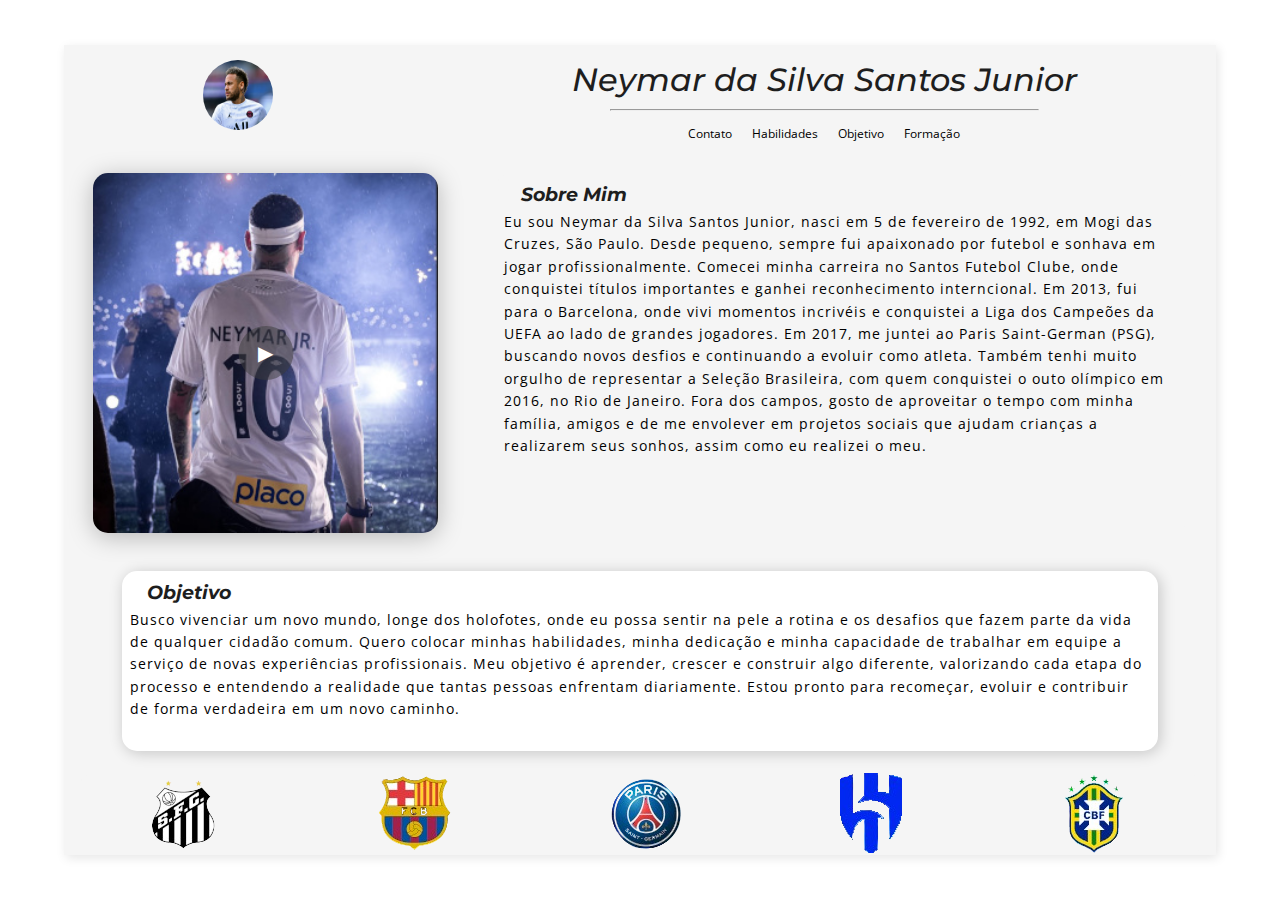
<file: index.html>
<!DOCTYPE html>
<html lang="pt-br"> <!-- Define o idioma da página como português do Brasil -->
<head>  <!-- Cabeçalho da página, contém metadados e links -->
    <meta charset="UTF-8">  <!-- Define a codificação de caracteres como UTF-8, permitindo acentos e caracteres especiais -->
    <meta name="viewport" content="width=device-width, initial-scale=1.0">  <!-- Faz o site ficar responsivo, ajustando para celulares e telas menores -->
    <link rel="preconnect" href="https://fonts.googleapis.com"> <!-- Otimiza a conexão com o Google Fonts, deixando o carregamento mais rápido -->
    <link rel="preconnect" href="https://fonts.gstatic.com" crossorigin>    <!-- Segunda conexão otimizada com o servidor de fontes -->
    <link href="https://fonts.googleapis.com/css2?family=Montserrat:ital,wght@0,100..900;1,100..900&display=swap" rel="stylesheet"> <!-- Importa a fonte Montserrat em todas as variações de peso (100 a 900) -->
    <link href="https://fonts.googleapis.com/css2?family=Montserrat:ital,wght@0,100..900;1,100..900&family=Open+Sans:ital,wght@0,300..800;1,300..800&display=swap" rel="stylesheet">     <!-- Importa as fontes Montserrat e Open Sans juntas com diferentes pesos -->
    <link rel="stylesheet" href="style.css">    <!-- Arquivo principal de estilo da página -->
    <link rel="stylesheet" href="video.css">    <!-- Arquivo específico para estilização do vídeo -->
    <link rel="icon" type="image/png" href="imagensLogo/icone-principal.png">  <!-- Adiciona o favicon -->  
    <title>Curriculo - Os MLK é liso</title>     <!-- Título da aba do navegador -->
</head>
<body>  <!-- Inicio do corpo da pagina-->
    <div class="principal"> <!-- Inicio da div 'principal', que contem toda a estrutura do site -->
        <header>    <!-- Início do cabeçalho -->
            <img src="imagensLogo/perfil.png" alt="PERFIL NEYMAR" class="perfil" >   <!-- Imagem de perfil do Neymar, com classe para estilização -->
            <nav class="pai">   <!-- Contêiner principal da navegação e título -->
                <h1>Neymar da Silva Santos Junior</h1>   <!-- Título principal da página -->
                <hr width="85%">     <!-- Linha horizontal decorativa com largura de 85% -->
                <nav>      <!-- Segunda área de navegação (menu) -->              
                    <ul>   <!-- Lista de itens do menu -->
                        <li><a href="#contato" class="navegacao">Contato</a></li>           <!-- Link que leva à seção "contato" -->
                        <li><a href="#habilidades" class="navegacao">Habilidades</a></li>   <!-- Link para a seção "habilidades" -->
                        <li><a href="#objetivo" class="navegacao">Objetivo</a></li>         <!-- Link para a seção "objetivo" -->
                        <li><a href="#formacao" class="navegacao">Formação</a></li>         <!-- Link para a seção "formacao" -->
                    </ul>   <!-- Fim da lista de navegação -->
                </nav>  <!-- Fim da navegação interna -->
            </nav>  <!-- Fim do contêiner principal -->
        </header>   <!-- Fim do cabeçalho -->
        <main>  <!-- Início do conteúdo principal da página -->
            <div class="esquerda">  <!-- Inicio do contêiner da parte esquerda -->
                <img src="imagem-video.jpg" class="img" id="img">   <!-- Imagem exibida antes do vídeo aparecer. Classe e ID usados para estilizar e manipular via JS -->
                <div class="play-botao" id="playBotao">▶</div>   <!-- Ícone de botão de play sobre a imagem para iniciar o vídeo -->
                <video id="videoPlayer" src="edit-neymar.mp4"></video>  <!-- Elemento de vídeo que será reproduzido quando o usuário clicar no botão -->
            </div>  <!-- Fim da área da esquerda -->
            <section class="sobreMim">  <!-- Inicio da seção 'Sobre Mim' -->
                <h3>Sobre Mim</h3>  <!-- Título da seção -->
                <p>Eu sou Neymar da Silva Santos Junior, nasci em 5 de fevereiro de 1992, em Mogi
                das Cruzes, São Paulo. Desde pequeno, sempre fui apaixonado por futebol e sonhava em
                jogar profissionalmente. Comecei minha carreira no Santos Futebol Clube, onde conquistei
                títulos importantes e ganhei reconhecimento interncional. Em 2013, fui para o Barcelona, onde
                vivi momentos incrivéis e conquistei a Liga dos Campeões da UEFA ao lado de grandes jogadores. Em
                2017, me juntei ao Paris Saint-German (PSG), buscando novos desfios e continuando a evoluir como atleta.
                Também tenhi muito orgulho de representar a Seleção Brasileira, com quem conquistei o outo olímpico em 2016,
                no Rio de Janeiro. Fora dos campos, gosto de aproveitar o tempo com minha família, amigos e de me envolever
                em projetos sociais que ajudam crianças a realizarem seus sonhos, assim como eu realizei o meu.
                </p>    <!-- Texto descritivo sobre a vida do Neymar -->
            </section>  <!-- Fim da seção 'Sobre Mim' -->
            <section id="objetivo"> <!-- Inicio da seção 'Objetivo' -->
                <h3>Objetivo</h3>   <!-- Título da seção -->
                <p>Busco vivenciar um novo mundo, longe dos holofotes, onde eu possa sentir na pele a rotina e os desafios 
                    que fazem parte da vida de qualquer cidadão comum. Quero colocar minhas habilidades, minha dedicação e minha 
                    capacidade de trabalhar em equipe a serviço de novas experiências profissionais. Meu objetivo é aprender, 
                    crescer e construir algo diferente, valorizando cada etapa do processo e entendendo a realidade que tantas pessoas 
                    enfrentam diariamente. Estou pronto para recomeçar, evoluir e contribuir de forma verdadeira em um novo caminho.
                </p>    <!-- Texto sobre o objetivo profissional/ pessoal do Neymar -->
            </section>  <!-- Fim da seção 'Objetivo' -->
        </main> <!-- Fim do conteúdo principal -->
        <section class="experiencia">  <!-- Inicio da seção que mostra as experiências do Neymar em diferentes clubes -->
            <a href="paginas/pageSantos.html"><img src="imagensLogo/logoSantos.png" alt="LOGO SANTOS" class="logo"></a>
                <!-- Link que leva para a página sobre o Santos -->
                <!-- Logo do Santos -->
            <a href="paginas/pageBarcelona.html"logo"><img src="imagensLogo/logoBarcelona.png" alt="LOGO BARCELONA" class="logo"></a>
                <!-- Link para a página sobre o Barcelona -->
                <!-- Logo do Barcelona -->
            <a href="paginas/pagePSG.html"><img src="imagensLogo/logoPSG.png" alt="LOGO PSG" class="logo"></a>
                <!-- Link para a página sobre o PSG -->
                <!-- Logo do PSG -->
            <a href="paginas/pageAlHilal.html"><img src="imagensLogo/logoAl-Hilal.png" alt="LOGO AL-HILAU" class="logo"></a>
                <!-- Link para a página sobre o Al Hilal -->
                <!-- Logo do Al Hilal -->
            <a href="paginas/pageBrasil.html"><img src="imagensLogo/logoBrasil.png" alt="LOGO SELEÇÃO BRASILEIRA" class="logo"></a>
                <!-- Link para a página sobre a Seleção Brasileira -->
                <!-- Logo da Seleção Brasileira -->
        </section>    <!-- Fim da secão de experiências -->      
        <div class="secundaria">    <!-- Contêiner principal que agrupa as três seções: Formação, Habilidades e Contato --> 
            <section id="formacao" class="secundaria">  <!-- Seção de formação acadêmica -->
                <h3>Formação</h3>   <!-- Título da seção -->
                <ul class="formacao">    <!-- Lista contendo as instituições onde estudou -->
                    <li>🎓 Colegio Municipal Zulema Contrim</li>     <!-- Primeira formação -->
                    <li>🎓 Colegio Estadual Rafael Spínola Neto</li>    <!-- Segunda formação -->
                    <li>🎓 Centro Territorial de Educação Profissionalizante</li>   <!-- Terceira formação -->
                </ul>   <!-- Fim da lista de formação -->              
            </section>  <!-- Fim da seção de formação -->
            <section id="habilidades" class="secundaria">   <!-- Seção de habilidades pessoais/profissionais -->
                <h3>Habilidades</h3>    <!-- Título da seção -->
                <ul class="habilidades">    <!-- Lista de habilidades -->
                    <li>✅ Ótimo relacionamento com as pessoas</li> <!-- Boa comunicação/interação -->
                    <li>✅ Trabalho em equipe</li>     <!-- Habilidade de colaborar com outros -->
                    <li>✅ Adaptação rápida na empresa</li>  <!-- Capacidade de se ajustar ao ambiente -->
                    <li>✅ Facilidade em aprendizado de novas funções</li>  <!-- Aprendizado rápido -->
                </ul>   <!-- Fim da lista de habilidades -->
            </section>  <!-- Fim da seção de habilidades -->
            <section id="contato" class="secundaria">   <!-- Seção de informações de contato --> 
                <h3>Contato</h3>    <!-- Título da seção -->
                <ul class="contato">    <!-- Lista de informações de contato -->
                    <li>📞 55+ (11) 9 9984-3365</li>    <!-- Número de telefone -->
                    <li>📧 neymarjr10@gmail.com</li>    <!-- Email -->
                    <li>📱<a href="https://www.instagram.com/neymarjr/" class="insta">  neymarjr</a></li>   <!-- Link para o Instagram -->
                    <li>📍 Morro de Santa Terezinha, bairro do Marapé, Santos-SP</li>   <!-- Localização -->
                </ul>   <!-- Fim da lista de contato/informação -->
            </section>  <!-- Fim da seção de contato -->        
        </div>  <!-- Fim do contêiner secundário -->
    </div>  <!-- Fim da div 'principal' -->
    <script>
        const video = document.getElementById("videoPlayer");   /* Seleciona o elemento <video> pelo ID "videoPlayer" e armazena na variável 'video'*/
        const thumb = document.getElementById("img");           /* Seleciona a imagem de capa (thumbnail) do vídeo usando o ID "img" */
        const playBotao = document.getElementById("playBotao"); /* Seleciona o botão de play (o ícone ▶) usando o ID "playBotao" */

        playBotao.addEventListener("click", () => { /* Adiciona um evento de clique ao botão de play */
            thumb.style.display = "none";   /* Quando clicado, esconde a imagem inicial */
            playBotao.style.display = "none"; /* Também esconde o botão de play */

            video.style.display = "block";  /* Faz o vídeo aparecer na tela */
            video.play();   /* Inicia a reprodução do vídeo automaticamente */
        });
    </script>    
</body> <!-- Fim do corpo da página -->
</html> <!-- Fim do documento HTML -->
</file>
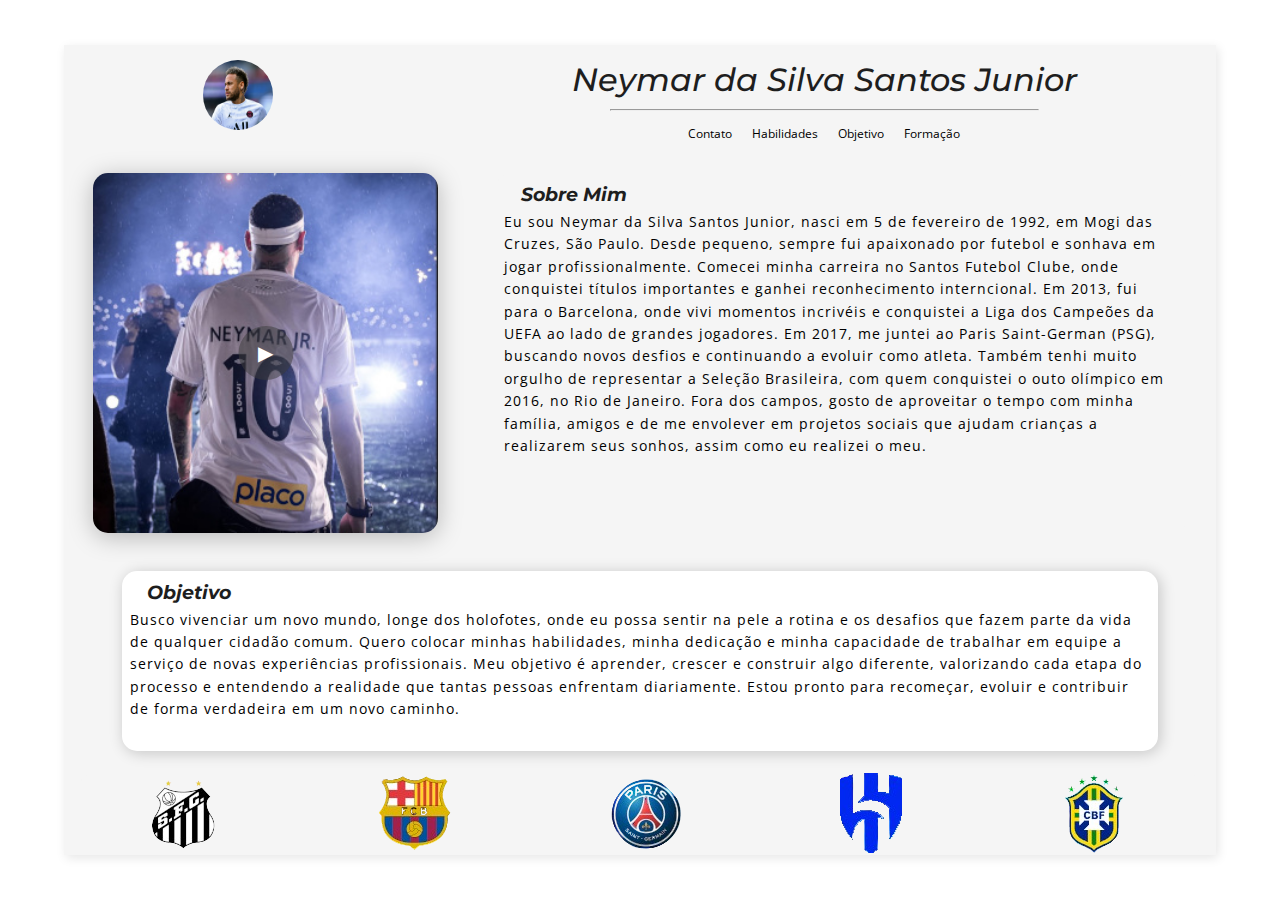
<file: home.html>
<!DOCTYPE html>
<html lang="pt-br"> <!-- Define o idioma da página como português do Brasil -->
<head>  <!-- Cabeçalho da página, contém metadados e links -->
    <meta charset="UTF-8">  <!-- Define a codificação de caracteres como UTF-8, permitindo acentos e caracteres especiais -->
    <meta name="viewport" content="width=device-width, initial-scale=1.0">  <!-- Faz o site ficar responsivo, ajustando para celulares e telas menores -->
    <link rel="preconnect" href="https://fonts.googleapis.com"> <!-- Otimiza a conexão com o Google Fonts, deixando o carregamento mais rápido -->
    <link rel="preconnect" href="https://fonts.gstatic.com" crossorigin>    <!-- Segunda conexão otimizada com o servidor de fontes -->
    <link href="https://fonts.googleapis.com/css2?family=Montserrat:ital,wght@0,100..900;1,100..900&display=swap" rel="stylesheet"> <!-- Importa a fonte Montserrat em todas as variações de peso (100 a 900) -->
    <link href="https://fonts.googleapis.com/css2?family=Montserrat:ital,wght@0,100..900;1,100..900&family=Open+Sans:ital,wght@0,300..800;1,300..800&display=swap" rel="stylesheet">     <!-- Importa as fontes Montserrat e Open Sans juntas com diferentes pesos -->
    <link rel="stylesheet" href="style.css">    <!-- Arquivo principal de estilo da página -->
    <link rel="stylesheet" href="video.css">    <!-- Arquivo específico para estilização do vídeo -->
    <title>Curriculo - Os MLK é liso</title>     <!-- Título da aba do navegador -->
</head>
<body>  <!-- Inicio do corpo da pagina-->
    <div class="principal"> <!-- Inicio da div 'principal', que contem toda a estrutura do site -->
        <header>    <!-- Início do cabeçalho -->
            <img src="imagensNeymar/perfil.png" alt="PERFIL NEYMAR" class="perfil">   <!-- Imagem de perfil do Neymar, com classe para estilização -->
            <nav class="pai">   <!-- Contêiner principal da navegação e título -->
                <h1>Neymar da Silva Santos Junior</h1>   <!-- Título principal da página -->
                <hr width="85%">     <!-- Linha horizontal decorativa com largura de 85% -->
                <nav>      <!-- Segunda área de navegação (menu) -->              
                    <ul>   <!-- Lista de itens do menu -->
                        <li><a href="#contato" class="navegacao">Contato</a></li>           <!-- Link que leva à seção "contato" -->
                        <li><a href="#habilidades" class="navegacao">Habilidades</a></li>   <!-- Link para a seção "habilidades" -->
                        <li><a href="#objetivo" class="navegacao">Objetivo</a></li>         <!-- Link para a seção "objetivo" -->
                        <li><a href="#formacao" class="navegacao">Formação</a></li>         <!-- Link para a seção "formacao" -->
                    </ul>   <!-- Fim da lista de navegação -->
                </nav>  <!-- Fim da navegação interna -->
            </nav>  <!-- Fim do contêiner principal -->
        </header>   <!-- Fim do cabeçalho -->
        <main>  <!-- Início do conteúdo principal da página -->
            <div class="esquerda">  <!-- Inicio do contêiner da parte esquerda -->
                <img src="imagem-video.jpg" class="img" id="img">   <!-- Imagem exibida antes do vídeo aparecer. Classe e ID usados para estilizar e manipular via JS -->
                <div class="play-botao" id="playBotao">▶</div>   <!-- Ícone de botão de play sobre a imagem para iniciar o vídeo -->
                <video id="videoPlayer" src="edit-neymar.mp4"></video>  <!-- Elemento de vídeo que será reproduzido quando o usuário clicar no botão -->
            </div>  <!-- Fim da área da esquerda -->
            <section class="sobreMim">  <!-- Inicio da seção 'Sobre Mim' -->
                <h3>Sobre Mim</h3>  <!-- Título da seção -->
                <p>Eu sou Neymar da Silva Santos Junior, nasci em 5 de fevereiro de 1992, em Mogi
                das Cruzes, São Paulo. Desde pequeno, sempre fui apaixonado por futebol e sonhava em
                jogar profissionalmente. Comecei minha carreira no Santos Futebol Clube, onde conquistei
                títulos importantes e ganhei reconhecimento interncional. Em 2013, fui para o Barcelona, onde
                vivi momentos incrivéis e conquistei a Liga dos Campeões da UEFA ao lado de grandes jogadores. Em
                2017, me juntei ao Paris Saint-German (PSG), buscando novos desfios e continuando a evoluir como atleta.
                Também tenhi muito orgulho de representar a Seleção Brasileira, com quem conquistei o outo olímpico em 2016,
                no Rio de Janeiro. Fora dos campos, gosto de aproveitar o tempo com minha família, amigos e de me envolever
                em projetos sociais que ajudam crianças a realizarem seus sonhos, assim como eu realizei o meu.
                </p>    <!-- Texto descritivo sobre a vida do Neymar -->
            </section>  <!-- Fim da seção 'Sobre Mim' -->
            <section id="objetivo"> <!-- Inicio da seção 'Objetivo' -->
                <h3>Objetivo</h3>   <!-- Título da seção -->
                <p>Busco vivenciar um novo mundo, longe dos holofotes, onde eu possa sentir na pele a rotina e os desafios 
                    que fazem parte da vida de qualquer cidadão comum. Quero colocar minhas habilidades, minha dedicação e minha 
                    capacidade de trabalhar em equipe a serviço de novas experiências profissionais. Meu objetivo é aprender, 
                    crescer e construir algo diferente, valorizando cada etapa do processo e entendendo a realidade que tantas pessoas 
                    enfrentam diariamente. Estou pronto para recomeçar, evoluir e contribuir de forma verdadeira em um novo caminho.
                </p>    <!-- Texto sobre o objetivo profissional/ pessoal do Neymar -->
            </section>  <!-- Fim da seção 'Objetivo' -->
        </main> <!-- Fim do conteúdo principal -->
        <section class="experiencia">  <!-- Inicio da seção que mostra as experiências do Neymar em diferentes clubes -->
            <a href="paginas/pageSantos.html"><img src="imagensLogo/logoSantos.png" alt="LOGO SANTOS" class="logo"></a>
                <!-- Link que leva para a página sobre o Santos -->
                <!-- Logo do Santos -->
            <a href="paginas/pageBarcelona.html"logo"><img src="imagensLogo/logoBarcelona.png" alt="LOGO BARCELONA" class="logo"></a>
                <!-- Link para a página sobre o Barcelona -->
                <!-- Logo do Barcelona -->
            <a href="paginas/pagePSG.html"><img src="imagensLogo/logoPSG.png" alt="LOGO PSG" class="logo"></a>
                <!-- Link para a página sobre o PSG -->
                <!-- Logo do PSG -->
            <a href="paginas/pageAlHilal.html"><img src="imagensLogo/logoAl-Hilal.png" alt="LOGO AL-HILAU" class="logo"></a>
                <!-- Link para a página sobre o Al Hilal -->
                <!-- Logo do Al Hilal -->
            <a href="paginas/pageBrasil.html"><img src="imagensLogo/logoBrasil.png" alt="LOGO SELEÇÃO BRASILEIRA" class="logo"></a>
                <!-- Link para a página sobre a Seleção Brasileira -->
                <!-- Logo da Seleção Brasileira -->
        </section>    <!-- Fim da secão de experiências -->      
        <div class="secundaria">    <!-- Contêiner principal que agrupa as três seções: Formação, Habilidades e Contato --> 
            <section id="formacao" class="secundaria">  <!-- Seção de formação acadêmica -->
                <h3>Formação</h3>   <!-- Título da seção -->
                <ul class="formacao">    <!-- Lista contendo as instituições onde estudou -->
                    <li>🎓 Colegio Municipal Zulema Contrim</li>     <!-- Primeira formação -->
                    <li>🎓 Colegio Estadual Rafael Spínola Neto</li>    <!-- Segunda formação -->
                    <li>🎓 Centro Territorial de Educação Profissionalizante</li>   <!-- Terceira formação -->
                </ul>   <!-- Fim da lista de formação -->              
            </section>  <!-- Fim da seção de formação -->
            <section id="habilidades" class="secundaria">   <!-- Seção de habilidades pessoais/profissionais -->
                <h3>Habilidades</h3>    <!-- Título da seção -->
                <ul class="habilidades">    <!-- Lista de habilidades -->
                    <li>✅ Ótimo relacionamento com as pessoas</li> <!-- Boa comunicação/interação -->
                    <li>✅ Trabalho em equipe</li>     <!-- Habilidade de colaborar com outros -->
                    <li>✅ Adaptação rápida na empresa</li>  <!-- Capacidade de se ajustar ao ambiente -->
                    <li>✅ Facilidade em aprendizado de novas funções</li>  <!-- Aprendizado rápido -->
                </ul>   <!-- Fim da lista de habilidades -->
            </section>  <!-- Fim da seção de habilidades -->
            <section id="contato" class="secundaria">   <!-- Seção de informações de contato --> 
                <h3>Contato</h3>    <!-- Título da seção -->
                <ul class="contato">    <!-- Lista de informações de contato -->
                    <li>📞 55+ (11) 9 9984-3365</li>    <!-- Número de telefone -->
                    <li>📧 neymarjr10@gmail.com</li>    <!-- Email -->
                    <li>📱<a href="https://www.instagram.com/neymarjr/" class="insta">  neymarjr</a></li>   <!-- Link para o Instagram -->
                    <li>📍 Morro de Santa Terezinha, bairro do Marapé, Santos-SP</li>   <!-- Localização -->
                </ul>   <!-- Fim da lista de contato/informação -->
            </section>  <!-- Fim da seção de contato -->        
        </div>  <!-- Fim do contêiner secundário -->
    </div>  <!-- Fim da div 'principal' -->
    <script>
        const video = document.getElementById("videoPlayer");   /* Seleciona o elemento <video> pelo ID "videoPlayer" e armazena na variável 'video'*/
        const thumb = document.getElementById("img");           /* Seleciona a imagem de capa (thumbnail) do vídeo usando o ID "img" */
        const playBotao = document.getElementById("playBotao"); /* Seleciona o botão de play (o ícone ▶) usando o ID "playBotao" */

        playBotao.addEventListener("click", () => { /* Adiciona um evento de clique ao botão de play */
            thumb.style.display = "none";   /* Quando clicado, esconde a imagem inicial */
            playBotao.style.display = "none"; /* Também esconde o botão de play */

            video.style.display = "block";  /* Faz o vídeo aparecer na tela */
            video.play();   /* Inicia a reprodução do vídeo automaticamente */
        });
    </script>    
</body> <!-- Fim do corpo da página -->
</html> <!-- Fim do documento HTML -->
</file>
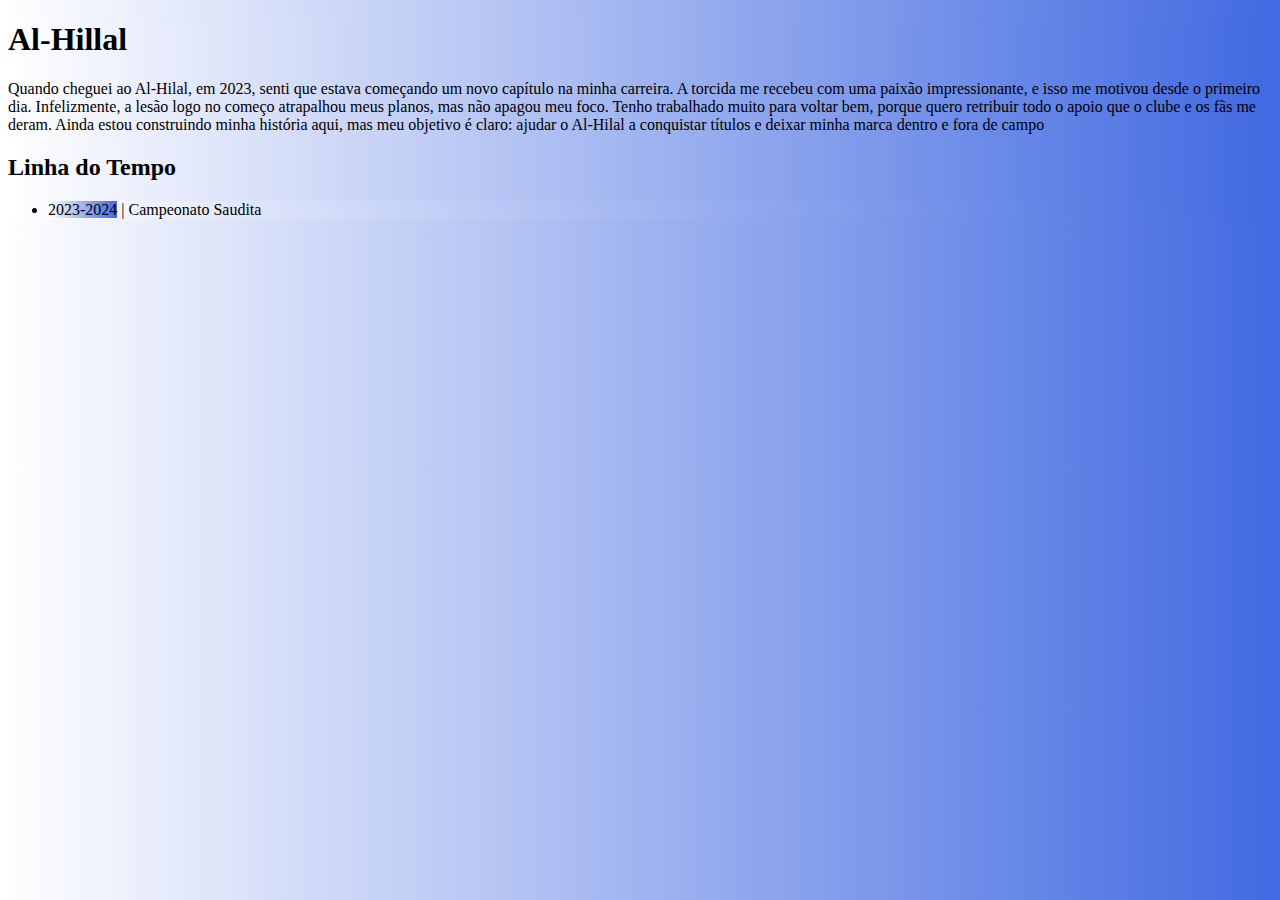
<file: paginas/pageAlHilal.html>
<!DOCTYPE html>
<html lang="pt-br"> <!-- Define o idioma da página como português do Brasil -->
<head> <!-- Cabeçalho da página, contém metadados e links -->
    <meta charset="UTF-8"> <!-- Define a codificação para permitir acentos e caracteres especiais -->
    <meta name="viewport" content="width=device-width, initial-scale=1.0"> <!-- Deixa o site responsivo em celulares -->
    <link rel="preconnect" href="https://fonts.googleapis.com"> <!-- Otimiza conexão com o Google Fonts -->
    <link rel="preconnect" href="https://fonts.gstatic.com" crossorigin> <!-- Otimiza carregamento das fontes -->
    <link href="https://fonts.googleapis.com/css2?family=JetBrains+Mono:ital,wght@0,100..800;1,100..800&family=Montserrat:ital,wght@0,100..900;1,100..900&family=Open+Sans:ital,wght@0,300..800;1,300..800&display=swap" rel="stylesheet"> <!-- Importa várias fontes do Google -->
    <link href="https://fonts.googleapis.com/css2?family=Inter:ital,opsz,wght@0,14..32,100..900;1,14..32,100..900&family=JetBrains+Mono:ital,wght@0,100..800;1,100..800&family=Montserrat:ital,wght@0,100..900;1,100..900&family=Open+Sans:ital,wght@0,300..800;1,300..800&display=swap" rel="stylesheet"> <!-- Importa a fonte Inter e outras variações -->
    <link rel="icon" type="image/png" href="/imagensLogo/logoAl-Hilal.png">     <!-- Adiciona o favicon -->  
    <link rel="stylesheet" href="estilos/alHillal.css"> <!-- Arquivo CSS externo para estilização -->
    <title>Al-Hillal</title> <!-- Título que aparece na aba do navegador -->
</head>
<body> <!-- Corpo da página, onde fica todo o conteúdo visível -->
    <div class="principal"> <!-- Container principal da página -->
        <header> <!-- Cabeçalho da página -->
            <h1>Al-Hillal</h1> <!-- Título principal -->
        </header>
        <main> <!-- Conteúdo principal da página -->
            <p> <!-- Parágrafo com texto descrevendo a passagem no Al-Hilal -->
                Quando cheguei ao Al-Hilal, em 2023, senti que estava começando 
                um novo capítulo na minha carreira. A torcida me recebeu com uma 
                paixão impressionante, e isso me motivou desde o primeiro dia. 
                Infelizmente, a lesão logo no começo atrapalhou meus planos, mas 
                não apagou meu foco. Tenho trabalhado muito para voltar bem, 
                porque quero retribuir todo o apoio que o clube e os fãs me deram. 
                Ainda estou construindo minha história aqui, mas meu objetivo é claro: 
                ajudar o Al-Hilal a conquistar títulos e deixar minha marca dentro e fora de campo
            </p>
            <h2>Linha do Tempo</h2> <!-- Subtítulo da seção de linha do tempo -->
            <ul> <!-- Lista da linha do tempo -->
                <li><span class="ano">2023-2024</span> | Campeonato Saudita</li> <!-- Item com ano e título -->
            </ul>
        </main> <!-- Fim do conteúdo principal -->
    </div> <!-- Fim da div principal -->
</body> <!-- Fim do corpo da página -->
</html> <!-- Fim do documento HTML -->
</file>
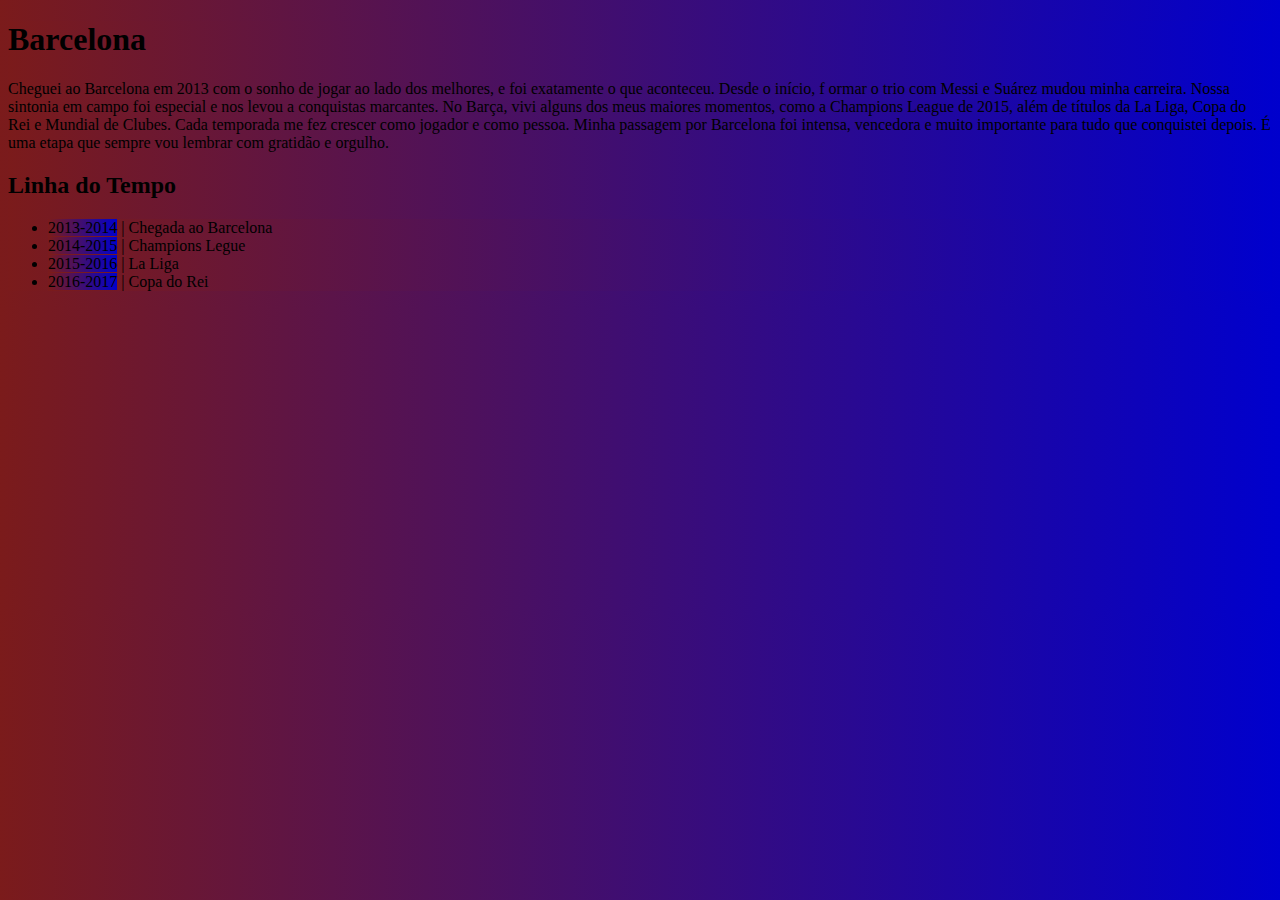
<file: paginas/pageBarcelona.html>
<!DOCTYPE html>
<html lang="pt-br">
<html lang="pt-br"> <!-- Define o idioma da página como português do Brasil -->
<head> <!-- Cabeçalho da página, contém metadados e links -->
    <meta charset="UTF-8"> <!-- Define a codificação para permitir acentos e caracteres especiais -->
    <meta name="viewport" content="width=device-width, initial-scale=1.0"> <!-- Deixa o site responsivo em celulares -->
    <link rel="preconnect" href="https://fonts.googleapis.com"> <!-- Otimiza conexão com o Google Fonts -->
    <link rel="preconnect" href="https://fonts.gstatic.com" crossorigin> <!-- Otimiza carregamento das fontes -->
    <link href="https://fonts.googleapis.com/css2?family=JetBrains+Mono:ital,wght@0,100..800;1,100..800&family=Montserrat:ital,wght@0,100..900;1,100..900&family=Open+Sans:ital,wght@0,300..800;1,300..800&display=swap" rel="stylesheet"> <!-- Importa várias fontes do Google -->
    <link href="https://fonts.googleapis.com/css2?family=Inter:ital,opsz,wght@0,14..32,100..900;1,14..32,100..900&family=JetBrains+Mono:ital,wght@0,100..800;1,100..800&family=Montserrat:ital,wght@0,100..900;1,100..900&family=Open+Sans:ital,wght@0,300..800;1,300..800&display=swap" rel="stylesheet"> <!-- Importa a fonte Inter e outras variações -->
    <link rel="icon" type="image/png" href="/imagensLogo/logoBarcelona.png">     <!-- Adiciona o favicon -->  
    <link rel="stylesheet" href="estilos/barcelona.css"> <!-- Arquivo CSS externo para estilização -->
    <title>Barcelona</title> <!-- Título que aparece na aba do navegador -->
</head>
<body> <!-- Corpo da página, onde fica todo o conteúdo visível -->
    <div class="principal"> <!-- Container principal da página -->
        <header> <!-- Cabeçalho da página -->
            <h1>Barcelona</h1> <!-- Título principal -->              
        </header>
        <main> <!-- Conteúdo principal da página -->
            <p> <!-- Parágrafo com texto descrevendo a passagem no Barcelona --> 
                Cheguei ao Barcelona em 2013 com o sonho de jogar ao lado dos 
                melhores, e foi exatamente o que aconteceu. Desde o início, f
                ormar o trio com Messi e Suárez mudou minha carreira. Nossa 
                sintonia em campo foi especial e nos levou a conquistas marcantes.
                No Barça, vivi alguns dos meus maiores momentos, como a Champions 
                League de 2015, além de títulos da La Liga, Copa do Rei e Mundial 
                de Clubes. Cada temporada me fez crescer como jogador e como pessoa.
                Minha passagem por Barcelona foi intensa, vencedora e muito 
                importante para tudo que conquistei depois. É uma etapa que 
                sempre vou lembrar com gratidão e orgulho.
            </p>  
            <h2>Linha do Tempo</h2> <!-- Subtítulo da seção de linha do tempo -->
            <ul> <!-- Lista da linha do tempo -->
                <li><span class="ano">2013-2014</span> | Chegada ao Barcelona</li> <!-- Item com ano e título -->
                <li><span class="ano">2014-2015</span> | Champions Legue</li>      <!-- Item com ano e título -->
                <li><span class="ano">2015-2016</span> | La Liga</li>              <!-- Item com ano e título --> 
                <li><span class="ano">2016-2017</span> | Copa do Rei</li>          <!-- Item com ano e título --> 
            </ul>
        </main> <!-- Fim do conteúdo principal -->
    </div> <!-- Fim da div principal -->
</body> <!-- Fim do corpo da página -->
</html> <!-- Fim do documento HTML -->
</file>
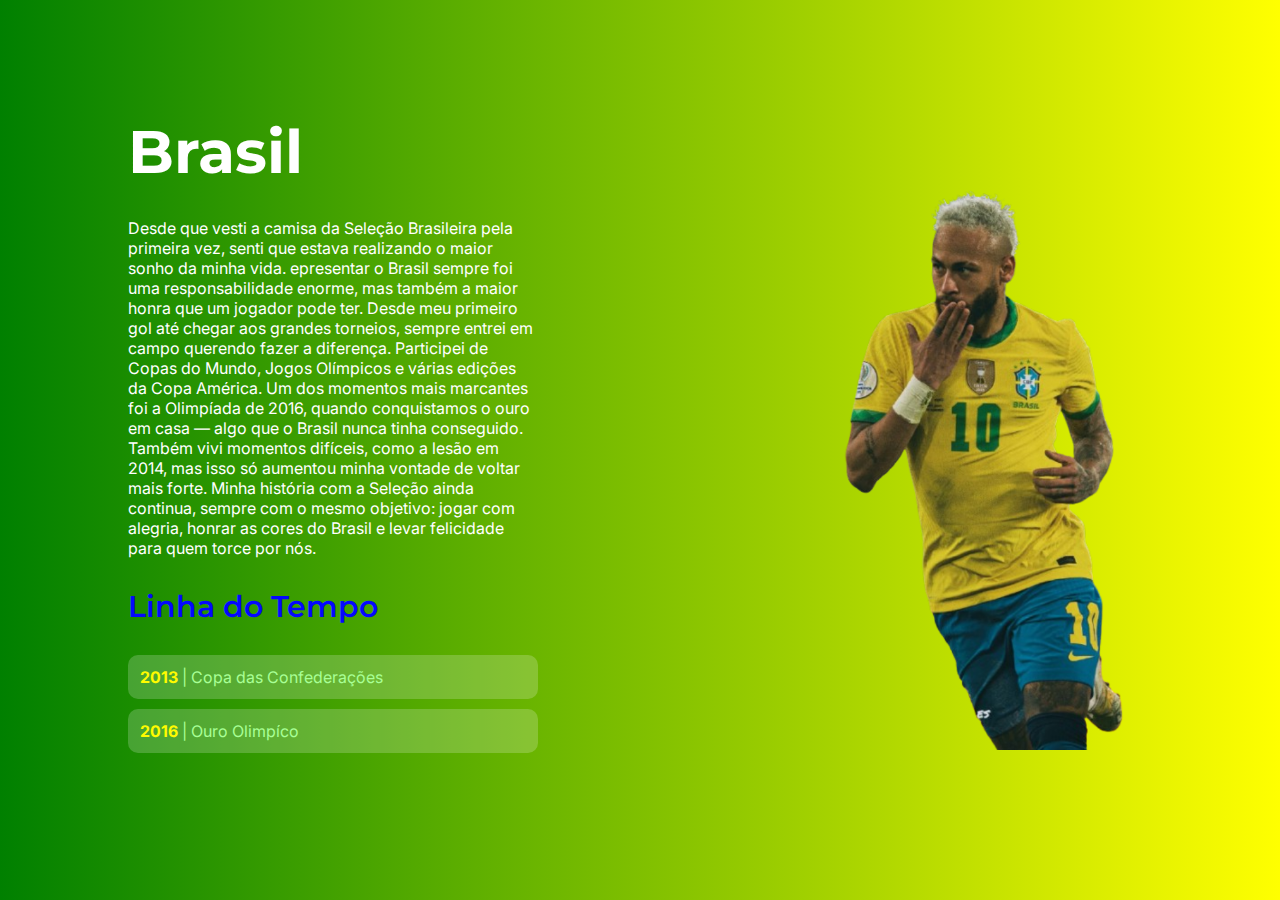
<file: paginas/pageBrasil.html>
<!DOCTYPE html>
<html lang="pt-br"> <!-- Define o idioma da página como português do Brasil -->
<head> <!-- Cabeçalho da página, contém metadados e links -->
    <meta charset="UTF-8"> <!-- Define a codificação para permitir acentos e caracteres especiais -->
    <meta name="viewport" content="width=device-width, initial-scale=1.0"> <!-- Deixa o site responsivo em celulares -->
    <link rel="preconnect" href="https://fonts.googleapis.com"> <!-- Otimiza conexão com o Google Fonts -->
    <link rel="preconnect" href="https://fonts.gstatic.com" crossorigin> <!-- Otimiza carregamento das fontes -->
    <link href="https://fonts.googleapis.com/css2?family=JetBrains+Mono:ital,wght@0,100..800;1,100..800&family=Montserrat:ital,wght@0,100..900;1,100..900&family=Open+Sans:ital,wght@0,300..800;1,300..800&display=swap" rel="stylesheet"> <!-- Importa várias fontes do Google -->
    <link href="https://fonts.googleapis.com/css2?family=Inter:ital,opsz,wght@0,14..32,100..900;1,14..32,100..900&family=JetBrains+Mono:ital,wght@0,100..800;1,100..800&family=Montserrat:ital,wght@0,100..900;1,100..900&family=Open+Sans:ital,wght@0,300..800;1,300..800&display=swap" rel="stylesheet"> <!-- Importa a fonte Inter e outras variações -->
    <link rel="icon" type="imagem/png" href="/imagensLogo/logoBrasil.png">     <!-- Adiciona o favicon -->  
    <link rel="stylesheet" href="estilos/brasil.css"> <!-- Arquivo CSS externo para estilização -->
    <title>Brasil</title> <!-- Título que aparece na aba do navegador -->
</head>
<body> <!-- Corpo da página, onde fica todo o conteúdo visível -->
    <div class="principal"> <!-- Container principal da página -->
        <header> <!-- Cabeçalho da página -->
            <h1>Brasil</h1> <!-- Título principal -->              
        </header>
        <main> <!-- Conteúdo principal da página -->
            <p> <!-- Parágrafo com texto descrevendo a passagem no Brasil -->
                Desde que vesti a camisa da Seleção Brasileira pela primeira vez, 
                senti que estava realizando o maior sonho da minha vida. 
                epresentar o Brasil sempre foi uma responsabilidade enorme, mas 
                também a maior honra que um jogador pode ter. Desde meu primeiro 
                gol até chegar aos grandes torneios, sempre entrei em campo 
                querendo fazer a diferença.
                Participei de Copas do Mundo, Jogos Olímpicos e várias edições 
                da Copa América. Um dos momentos mais marcantes foi a Olimpíada 
                de 2016, quando conquistamos o ouro em casa — algo que o Brasil 
                nunca tinha conseguido. Também vivi momentos difíceis, como a 
                lesão em 2014, mas isso só aumentou minha vontade de voltar mais         
                forte.
                Minha história com a Seleção ainda continua, sempre com o mesmo 
                objetivo: jogar com alegria, honrar as cores do Brasil e levar 
                felicidade para quem torce por nós.
            </p>  
            <h2>Linha do Tempo</h2> <!-- Subtítulo da seção de linha do tempo -->
            <ul> <!-- Lista da linha do tempo -->
                <li><span class="ano">2013</span> | Copa das Confederações</li> <!-- Item com ano e título --> 
                <li><span class="ano">2016</span> | Ouro Olimpíco</li>          <!-- Item com ano e título --> 
            </ul>
        </main> <!-- Fim do conteúdo principal -->
    </div> <!-- Fim da div principal -->
</body> <!-- Fim do corpo da página -->
</html> <!-- Fim do documento HTML -->
</file>
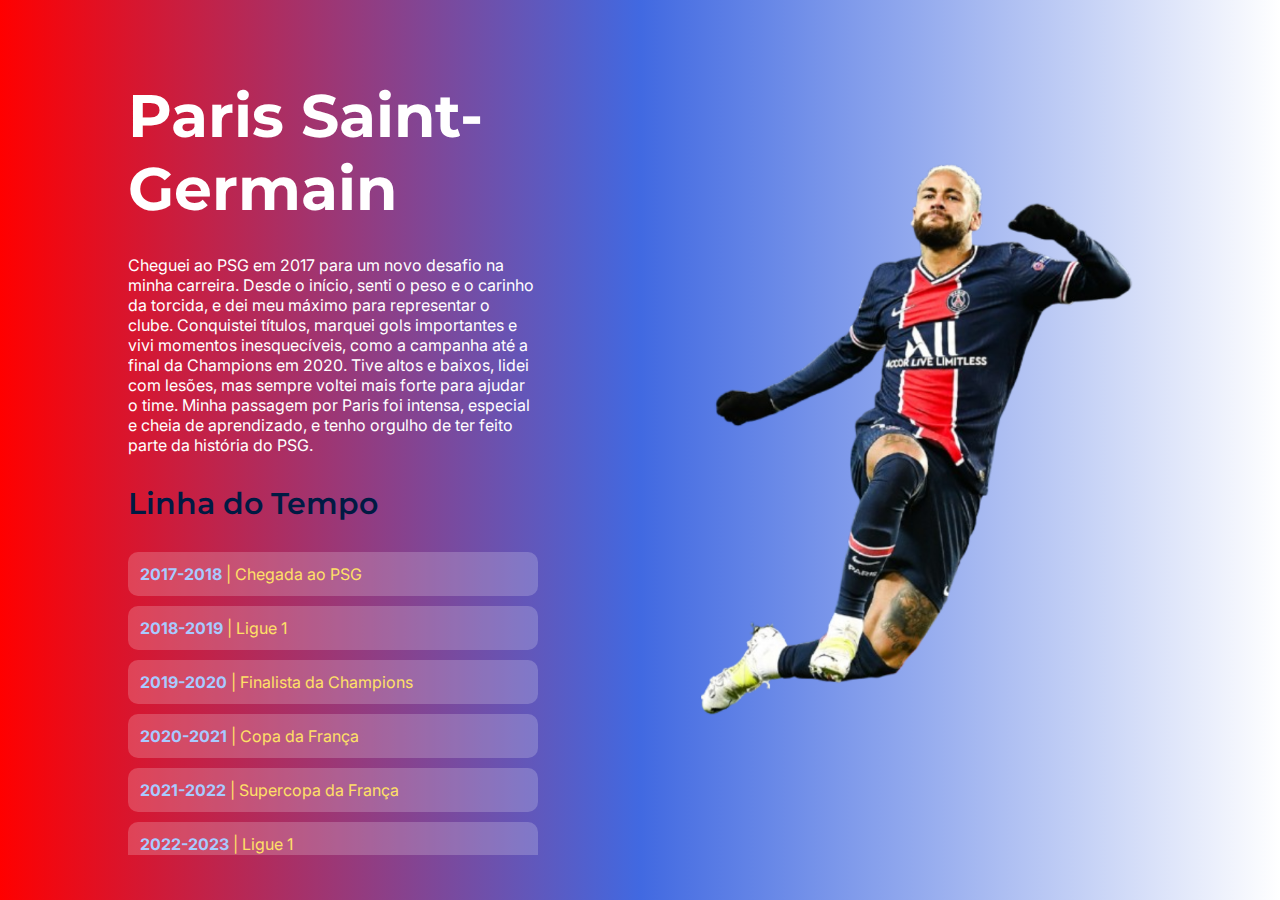
<file: paginas/pagePSG.html>
<!DOCTYPE html>
<html lang="pt-br">
<html lang="pt-br"> <!-- Define o idioma da página como português do Brasil -->
<head> <!-- Cabeçalho da página, contém metadados e links -->
    <meta charset="UTF-8"> <!-- Define a codificação para permitir acentos e caracteres especiais -->
    <meta name="viewport" content="width=device-width, initial-scale=1.0"> <!-- Deixa o site responsivo em celulares -->
    <link rel="preconnect" href="https://fonts.googleapis.com"> <!-- Otimiza conexão com o Google Fonts -->
    <link rel="preconnect" href="https://fonts.gstatic.com" crossorigin> <!-- Otimiza carregamento das fontes -->
    <link href="https://fonts.googleapis.com/css2?family=JetBrains+Mono:ital,wght@0,100..800;1,100..800&family=Montserrat:ital,wght@0,100..900;1,100..900&family=Open+Sans:ital,wght@0,300..800;1,300..800&display=swap" rel="stylesheet"> <!-- Importa várias fontes do Google -->
    <link href="https://fonts.googleapis.com/css2?family=Inter:ital,opsz,wght@0,14..32,100..900;1,14..32,100..900&family=JetBrains+Mono:ital,wght@0,100..800;1,100..800&family=Montserrat:ital,wght@0,100..900;1,100..900&family=Open+Sans:ital,wght@0,300..800;1,300..800&display=swap" rel="stylesheet"> <!-- Importa a fonte Inter e outras variações -->
    <link rel="icon" type="imagem/png" href="/imagensLogo/logoPSG.png">     <!-- Adiciona o favicon -->  
    <link rel="stylesheet" href="estilos/psg.css"> <!-- Arquivo CSS externo para estilização -->
    <title>PSG</title> <!-- Título que aparece na aba do navegador -->
</head>
<body> <!-- Corpo da página, onde fica todo o conteúdo visível -->
    <div class="principal"> <!-- Container principal da página -->
        <header> <!-- Cabeçalho da página -->
            <h1>Paris Saint- <br> Germain</h1> <!-- Título principal -->              
        </header>
        <main> <!-- Conteúdo principal da página -->
            <p> <!-- Parágrafo com texto descrevendo a passagem no PSG -->
                Cheguei ao PSG em 2017 para um novo desafio na minha carreira. 
                Desde o início, senti o peso e o carinho da torcida, e dei meu 
                máximo para representar o clube. Conquistei títulos, marquei 
                gols importantes e vivi momentos inesquecíveis, como a campanha
                até a final da Champions em 2020. Tive altos e baixos, lidei 
                com lesões, mas sempre voltei mais forte para ajudar o time. 
                Minha passagem por Paris foi intensa, especial e cheia de 
                aprendizado, e tenho orgulho de ter feito parte da história do 
                PSG.
            </p>  
            <h2>Linha do Tempo</h2> <!-- Subtítulo da seção de linha do tempo -->
            <ul> <!-- Lista da linha do tempo -->
                <li><span class="ano">2017-2018</span> | Chegada ao PSG</li>         <!-- Item com ano e título --> 
                <li><span class="ano">2018-2019</span> | Ligue 1</li>                <!-- Item com ano e título --> 
                <li><span class="ano">2019-2020</span> | Finalista da Champions</li> <!-- Item com ano e título --> 
                <li><span class="ano">2020-2021</span> | Copa da França</li>         <!-- Item com ano e título --> 
                <li><span class="ano">2021-2022</span> | Supercopa da França</li>    <!-- Item com ano e título --> 
                <li><span class="ano">2022-2023</span> | Ligue 1</li>                <!-- Item com ano e título -->    
            </ul>
        </main> <!-- Fim do conteúdo principal -->
    </div> <!-- Fim da div principal -->
</body> <!-- Fim do corpo da página -->
</html> <!-- Fim do documento HTML -->
</file>
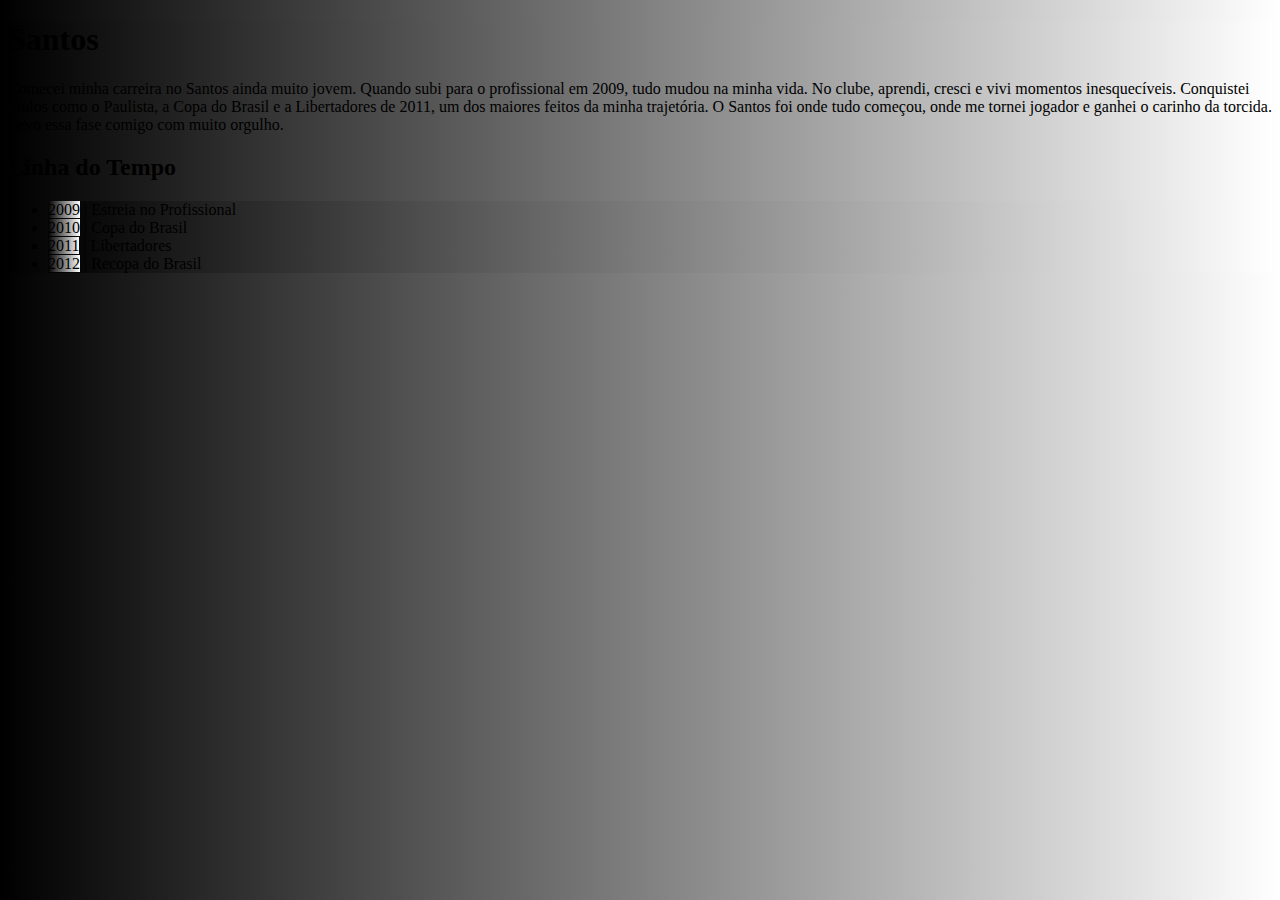
<file: paginas/pageSantos.html>
<!DOCTYPE html>
<html lang="pt-br"> <!-- Define o idioma da página como português do Brasil -->
<head> <!-- Cabeçalho da página, contém metadados e links -->
    <meta charset="UTF-8"> <!-- Define a codificação para permitir acentos e caracteres especiais -->
    <meta name="viewport" content="width=device-width, initial-scale=1.0"> <!-- Deixa o site responsivo em celulares -->
    <link rel="preconnect" href="https://fonts.googleapis.com"> <!-- Otimiza conexão com o Google Fonts -->
    <link rel="preconnect" href="https://fonts.gstatic.com" crossorigin> <!-- Otimiza carregamento das fontes -->
    <link href="https://fonts.googleapis.com/css2?family=JetBrains+Mono:ital,wght@0,100..800;1,100..800&family=Montserrat:ital,wght@0,100..900;1,100..900&family=Open+Sans:ital,wght@0,300..800;1,300..800&display=swap" rel="stylesheet"> <!-- Importa várias fontes do Google -->
    <link href="https://fonts.googleapis.com/css2?family=Inter:ital,opsz,wght@0,14..32,100..900;1,14..32,100..900&family=JetBrains+Mono:ital,wght@0,100..800;1,100..800&family=Montserrat:ital,wght@0,100..900;1,100..900&family=Open+Sans:ital,wght@0,300..800;1,300..800&display=swap" rel="stylesheet"> <!-- Importa a fonte Inter e outras variações -->
    <link rel="stylesheet" href="estilos/santos.css"> <!-- Arquivo CSS externo para estilização -->
    <link rel="icon" type="imagem/png" href="/imagensLogo/logoSantos.png">     <!-- Adiciona o favicon -->  
    <title>Santos</title> <!-- Título que aparece na aba do navegador -->
</head>
<body> <!-- Corpo da página, onde fica todo o conteúdo visível -->
    <div class="principal"> <!-- Container principal da página -->
        <header> <!-- Cabeçalho da página -->
            <h1>Santos</h1> <!-- Título principal -->              
        </header>
        <main> <!-- Conteúdo principal da página -->
            <p> <!-- Parágrafo com texto descrevendo a passagem no Santos -->
                Comecei minha carreira no Santos ainda muito jovem. Quando subi para o 
                profissional em 2009, tudo mudou na minha vida. No clube, aprendi, cresci 
                e vivi momentos inesquecíveis. Conquistei títulos como o Paulista, a Copa 
                do Brasil e a Libertadores de 2011, um dos maiores feitos da minha 
                trajetória. O Santos foi onde tudo começou, onde me tornei jogador e 
                ganhei o carinho da torcida. Levo essa fase comigo com muito orgulho.
            </p>  
            <h2>Linha do Tempo</h2> <!-- Subtítulo da seção de linha do tempo -->
            <ul> <!-- Lista da linha do tempo -->
                <li><span class="ano">2009</span> | Estreia no Profissional</li> <!-- Item com ano e título -->                 
                <li><span class="ano">2010</span> | Copa do Brasil</li>          <!-- Item com ano e título --> 
                <li><span class="ano">2011</span> | Libertadores</li>            <!-- Item com ano e título --> 
                <li><span class="ano">2012</span> | Recopa do Brasil</li>        <!-- Item com ano e título --> 
            </ul>
        </main> <!-- Fim do conteúdo principal -->
    </div> <!-- Fim da div principal -->
</body> <!-- Fim do corpo da página -->
</html> <!-- Fim do documento HTML -->
</file>
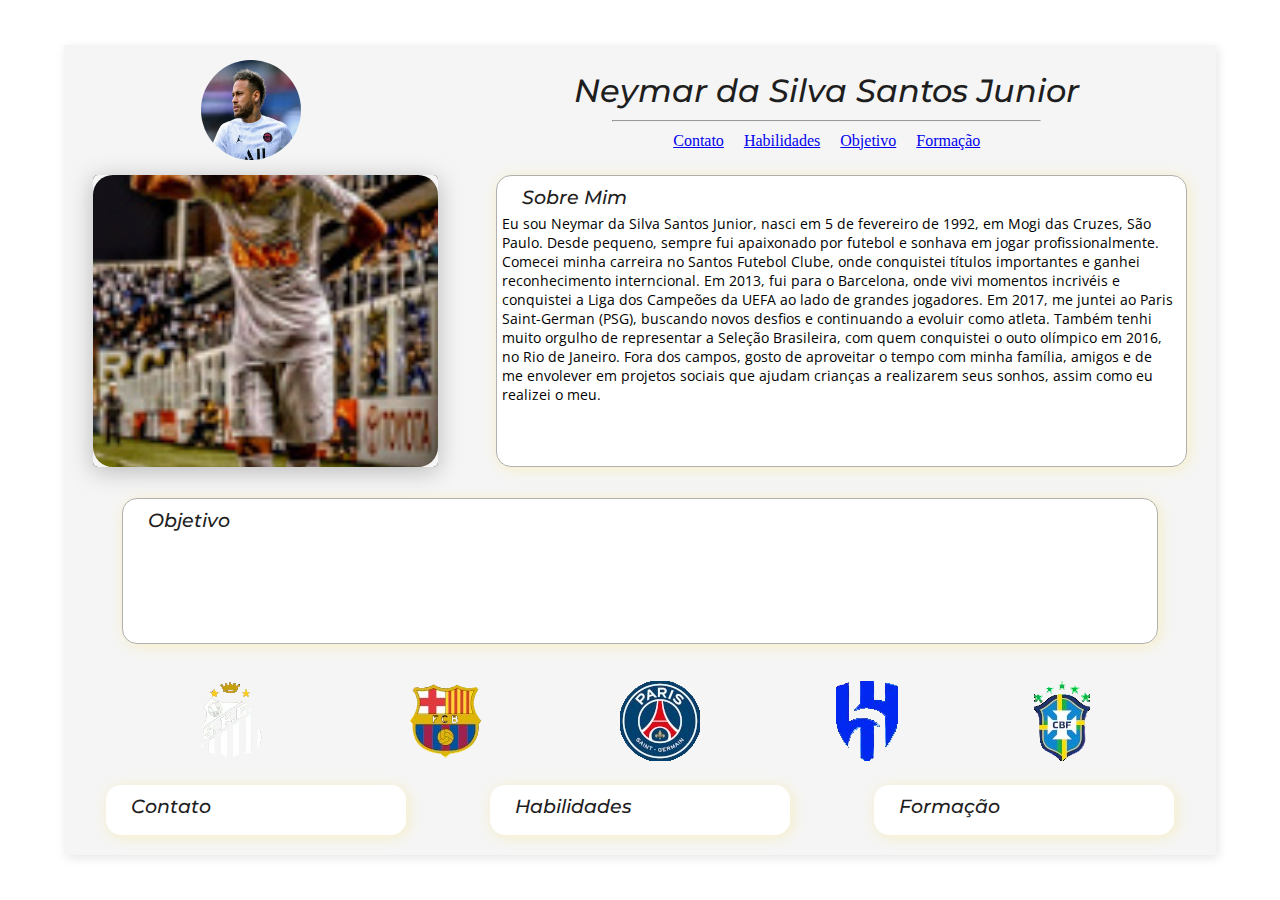
<file: Documents/Curriculo - HTML e CSS/home.html>
<!DOCTYPE html>
<html lang="pt-br">
<head>
    <meta charset="UTF-8">
    <meta name="viewport" content="width=device-width, initial-scale=1.0">
    <link rel="preconnect" href="https://fonts.googleapis.com">
    <link rel="preconnect" href="https://fonts.gstatic.com" crossorigin>
    <link href="https://fonts.googleapis.com/css2?family=Montserrat:ital,wght@0,100..900;1,100..900&display=swap" rel="stylesheet">
    <link rel="preconnect" href="https://fonts.googleapis.com">
    <link rel="preconnect" href="https://fonts.gstatic.com" crossorigin>
    <link href="https://fonts.googleapis.com/css2?family=Montserrat:ital,wght@0,100..900;1,100..900&family=Open+Sans:ital,wght@0,300..800;1,300..800&display=swap" rel="stylesheet">
    <link rel="stylesheet" href="style.css">
    <link rel="stylesheet" href="carrossel.css">
    <title>Curriculo - Os MLK é liso</title>
</head>
<body>
    <div class="principal">
        <header>
            <img src="imagensNeymar/perfil.png" alt="PERFIL NEYMAR" class="perfil">
            <nav>
                <h1>Neymar da Silva Santos Junior</h1>
                <hr width="85%">
                <nav>
                    <ul>
                        <li><a href="#contato" class="navegacao">Contato</a></li>
                        <li><a href="#habilidades" class="navegacao">Habilidades</a></li>
                        <li><a href="#objetivo" class="navegacao">Objetivo</a></li>
                        <li><a href="#formacao" class="navegacao">Formação</a></li>
                    </ul>
                </nav>
            </nav>
        </header>
        <main>
            <div class="carrossel">
                <div class="slides">
                    <div class="slide">
                        <img src="imagensNeymar/imgSantos.jpg" alt="BANNER NEYMAR NO SANTOS">
                    </div>
                    <div class="slide">
                        <img src="imagensNeymar/imgBarcelona.jpg" alt="BANNER NEYMAR NO BARCELONA">
                    </div>
                    <div class="slide">
                        <img src="imagensNeymar/imgPSG.jpg" alt="BANNER NEYMAR NO PSG">
                    </div>
                    <div class="slide">
                        <img src="imagensNeymar/imgAl-hillal.jpg" alt="BANNER NEYMAR NO AL-HILLAL">
                    </div>
                    <div class="slide">
                        <img src="imagensNeymar/imgBrasil.jpg" alt="BANNER NEYMAR NA SELEÇÃO BRASILEIRA">
                    </div>                                                                                
                </div>
            </div>
            <section class="sobreMim">
                <h3>Sobre Mim</h3>
                <p>Eu sou Neymar da Silva Santos Junior, nasci em 5 de fevereiro de 1992, em Mogi
                das Cruzes, São Paulo. Desde pequeno, sempre fui apaixonado por futebol e sonhava em
                jogar profissionalmente. Comecei minha carreira no Santos Futebol Clube, onde conquistei
                títulos importantes e ganhei reconhecimento interncional. Em 2013, fui para o Barcelona, onde
                vivi momentos incrivéis e conquistei a Liga dos Campeões da UEFA ao lado de grandes jogadores. Em
                2017, me juntei ao Paris Saint-German (PSG), buscando novos desfios e continuando a evoluir como atleta.
                Também tenhi muito orgulho de representar a Seleção Brasileira, com quem conquistei o outo olímpico em 2016,
                no Rio de Janeiro. Fora dos campos, gosto de aproveitar o tempo com minha família, amigos e de me envolever
                em projetos sociais que ajudam crianças a realizarem seus sonhos, assim como eu realizei o meu.
                </p>
            </section>
            <section id="objetivo">
                <h3>Objetivo</h3>
            </section>
        </main>
        <section class="experiencia">
            <a href="paginas/pageSantos.html"><img src="imagensLogo/logoSantos.png" alt="LOGO SANTOS" class="logo"></a>
            <a href="paginas/pageBarcelona.html"><img src="imagensLogo/logoBarcelona.png" alt="LOGO BARCELONA" class="logo"></a>
            <a href="paginas/pagePSG.html"><img src="imagensLogo/logoPSG.png" alt="LOGO PSG" class="logo"></a>
            <a href="paginas/pageAlHilal.html"><img src="imagensLogo/logoAl-Hilal.png" alt="LOGO AL-HILAU" class="logo"></a>
            <a href="paginas/pageBrasil.html"><img src="imagensLogo/logoBrasil.png" alt="LOGO SELEÇÃO BRASILEIRA" class="logo"></a>
        </section>         
        <div class="secundaria">     
            <section id="contato" class="secundaria">
                <h3>Contato</h3>
            </section>
            <section id="habilidades" class="secundaria">
                <h3>Habilidades</h3>
            </section>
            <section id="formacao" class="secundaria">
                <h3>Formação</h3>
            </section>             
        </div>
    </div>
</body>
</html>
</file>
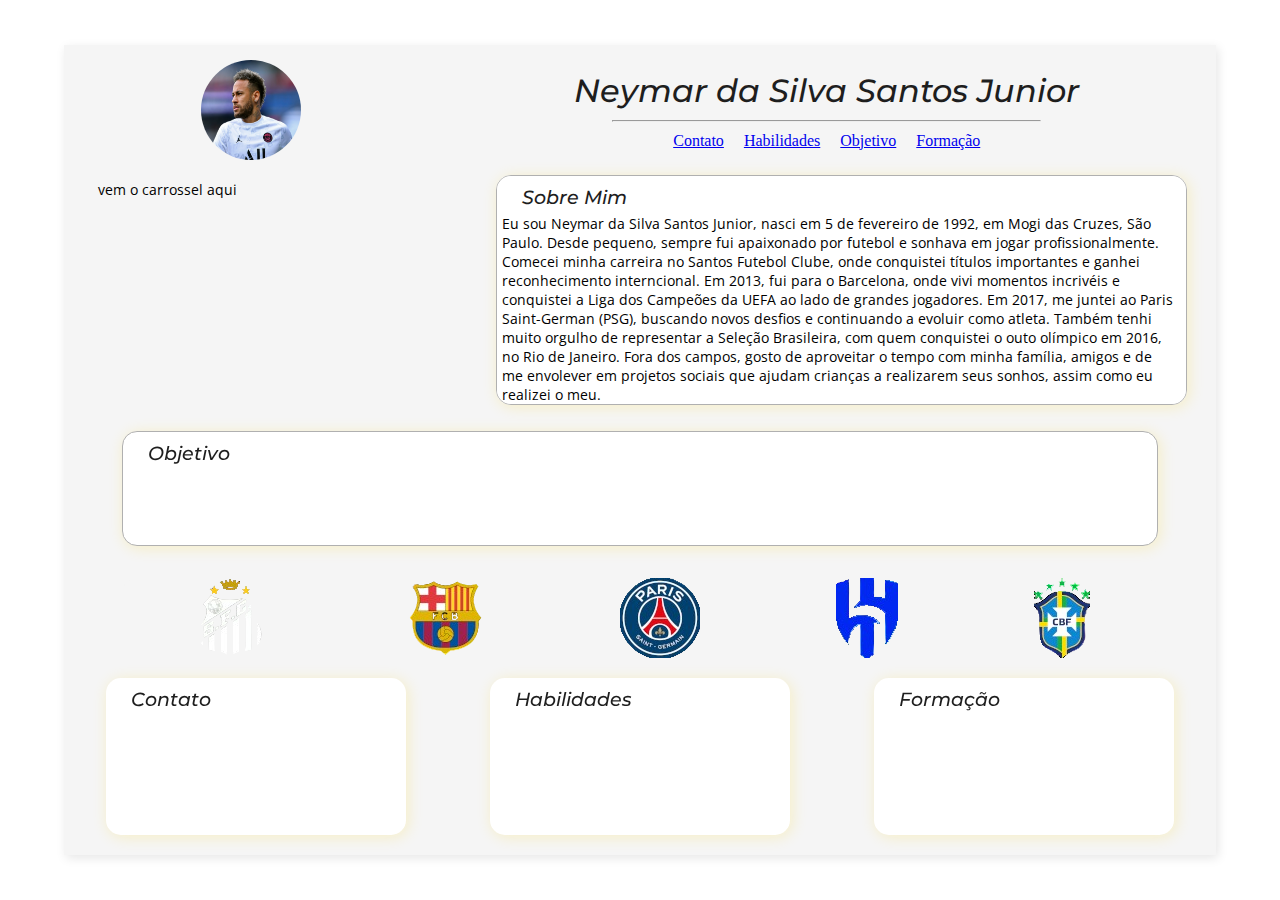
<file: Documents/Curriculo - HTML e CSS/pagina.html>
<!DOCTYPE html>
<html lang="pt-br">
<head>
    <meta charset="UTF-8">
    <meta name="viewport" content="width=device-width, initial-scale=1.0">
    <link rel="preconnect" href="https://fonts.googleapis.com">
    <link rel="preconnect" href="https://fonts.gstatic.com" crossorigin>
    <link href="https://fonts.googleapis.com/css2?family=Montserrat:ital,wght@0,100..900;1,100..900&display=swap" rel="stylesheet">
    <link rel="preconnect" href="https://fonts.googleapis.com">
    <link rel="preconnect" href="https://fonts.gstatic.com" crossorigin>
    <link href="https://fonts.googleapis.com/css2?family=Montserrat:ital,wght@0,100..900;1,100..900&family=Open+Sans:ital,wght@0,300..800;1,300..800&display=swap" rel="stylesheet">
    <link rel="stylesheet" href="style.css">
    <title>Curriculo - Os MLK é liso</title>
</head>
<body>
    <div class="principal">
        <header>
            <img src="perfil.png" alt="PERFIL NEYMAR" class="perfil">
            <nav>
                <h1>Neymar da Silva Santos Junior</h1>
                <hr width="85%">
                <nav>
                    <ul>
                        <li><a href="#contato">Contato</a></li>
                        <li><a href="#habilidades">Habilidades</a></li>
                        <li><a href="#objetivo">Objetivo</a></li>
                        <li><a href="#formacao">Formação</a></li>
                    </ul>
                </nav>
            </nav>
        </header>
        <main>
            <div class="carrossel">
                <p>vem o carrossel aqui</p>
            </div>
            <section class="sobreMim">
                <h3>Sobre Mim</h3>
                <p>Eu sou Neymar da Silva Santos Junior, nasci em 5 de fevereiro de 1992, em Mogi
                das Cruzes, São Paulo. Desde pequeno, sempre fui apaixonado por futebol e sonhava em
                jogar profissionalmente. Comecei minha carreira no Santos Futebol Clube, onde conquistei
                títulos importantes e ganhei reconhecimento interncional. Em 2013, fui para o Barcelona, onde
                vivi momentos incrivéis e conquistei a Liga dos Campeões da UEFA ao lado de grandes jogadores. Em
                2017, me juntei ao Paris Saint-German (PSG), buscando novos desfios e continuando a evoluir como atleta.
                Também tenhi muito orgulho de representar a Seleção Brasileira, com quem conquistei o outo olímpico em 2016,
                no Rio de Janeiro. Fora dos campos, gosto de aproveitar o tempo com minha família, amigos e de me envolever
                em projetos sociais que ajudam crianças a realizarem seus sonhos, assim como eu realizei o meu.
                </p>
            </section>
            <section id="objetivo">
                <h3>Objetivo</h3>
            </section>
        </main>
        <section class="experiencia">
            <img src="imagensLogo/logoSantos.png" alt="LOGO SANTOS" class="logo">
            <img src="imagensLogo/logoBarcelona.png" alt="LOGO BARCELONA" class="logo">
            <img src="imagensLogo/logoPSG.png" alt="LOGO PSG" class="logo">
            <img src="imagensLogo/logoAl-Hilal.png" alt="LOGO AL-HILAU" class="logo">
            <img src="imagensLogo/logoBrasil.png" alt="LOGO SELEÇÃO BRASILEIRA" class="logo">
        </section>         
        <div class="secundaria">     
            <section id="contato" class="secundaria">
                <h3>Contato</h3>
            </section>
            <section id="habilidades" class="secundaria">
                <h3>Habilidades</h3>
            </section>
            <section id="formacao" class="secundaria">
                <h3>Formação</h3>
            </section>             
        </div>
    </div>
</body>
</html>
</file>
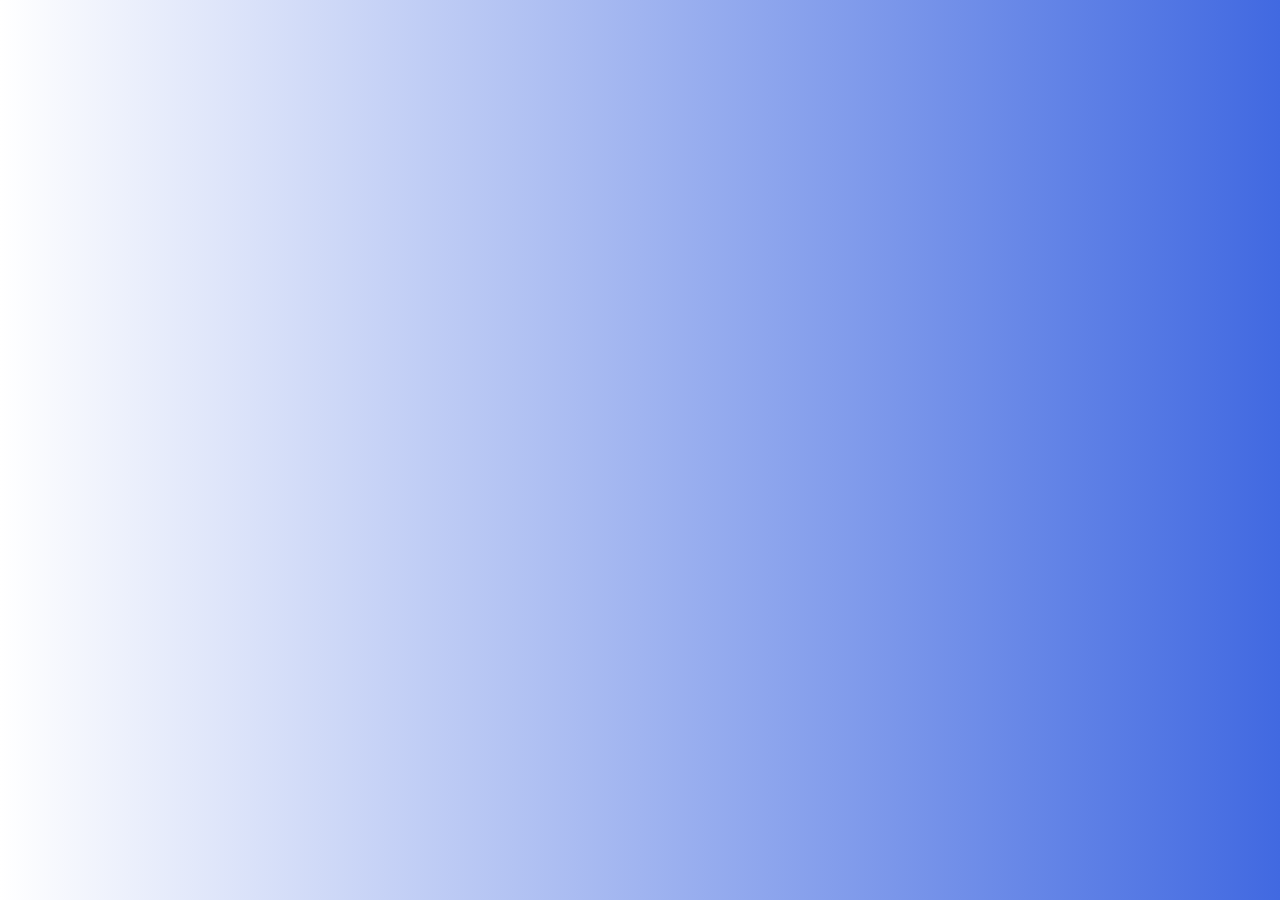
<file: Documents/Curriculo - HTML e CSS/paginas/pageAlHilal.html>
<!DOCTYPE html>
<html lang="pt-br">
<head>
    <meta charset="UTF-8">
    <meta name="viewport" content="width=device-width, initial-scale=1.0">
    <link rel="stylesheet" href="estilos/alHillal.css">
    <title>Document</title>
</head>
<body>
    
</body>
</html>
</file>
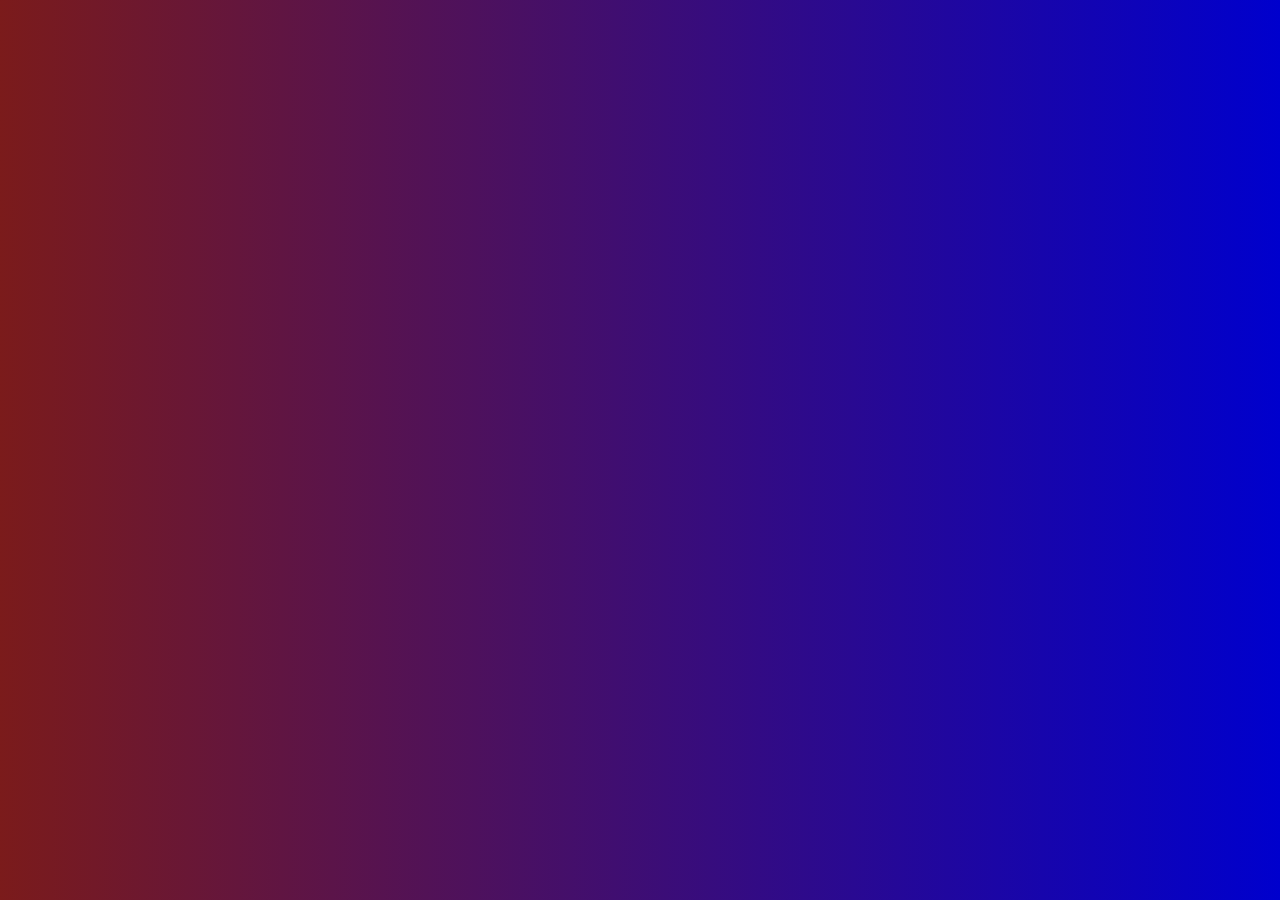
<file: Documents/Curriculo - HTML e CSS/paginas/pageBarcelona.html>
<!DOCTYPE html>
<html lang="pt-br">
<head>
    <meta charset="UTF-8">
    <meta name="viewport" content="width=device-width, initial-scale=1.0">
    <link rel="stylesheet" href="estilos/barcelona.css">
    <title>Document</title>
</head>
<body>
    
</body>
</html>
</file>
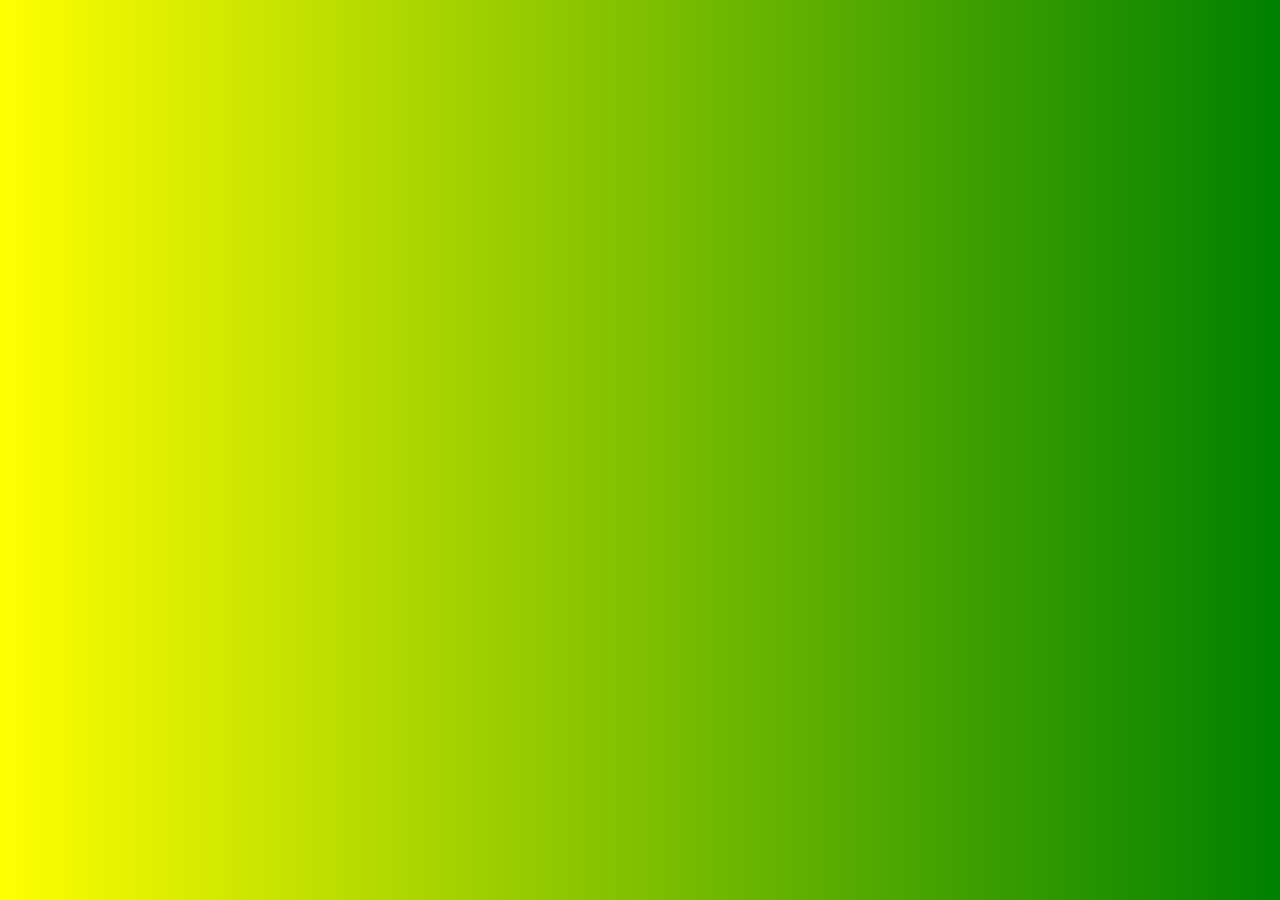
<file: Documents/Curriculo - HTML e CSS/paginas/pageBrasil.html>
<!DOCTYPE html>
<html lang="pt-br">
<head>
    <meta charset="UTF-8">
    <meta name="viewport" content="width=device-width, initial-scale=1.0">
    <link rel="stylesheet" href="estilos/brasil.css">
    <title>Document</title>
</head>
<body>
    
</body>
</html>
</file>
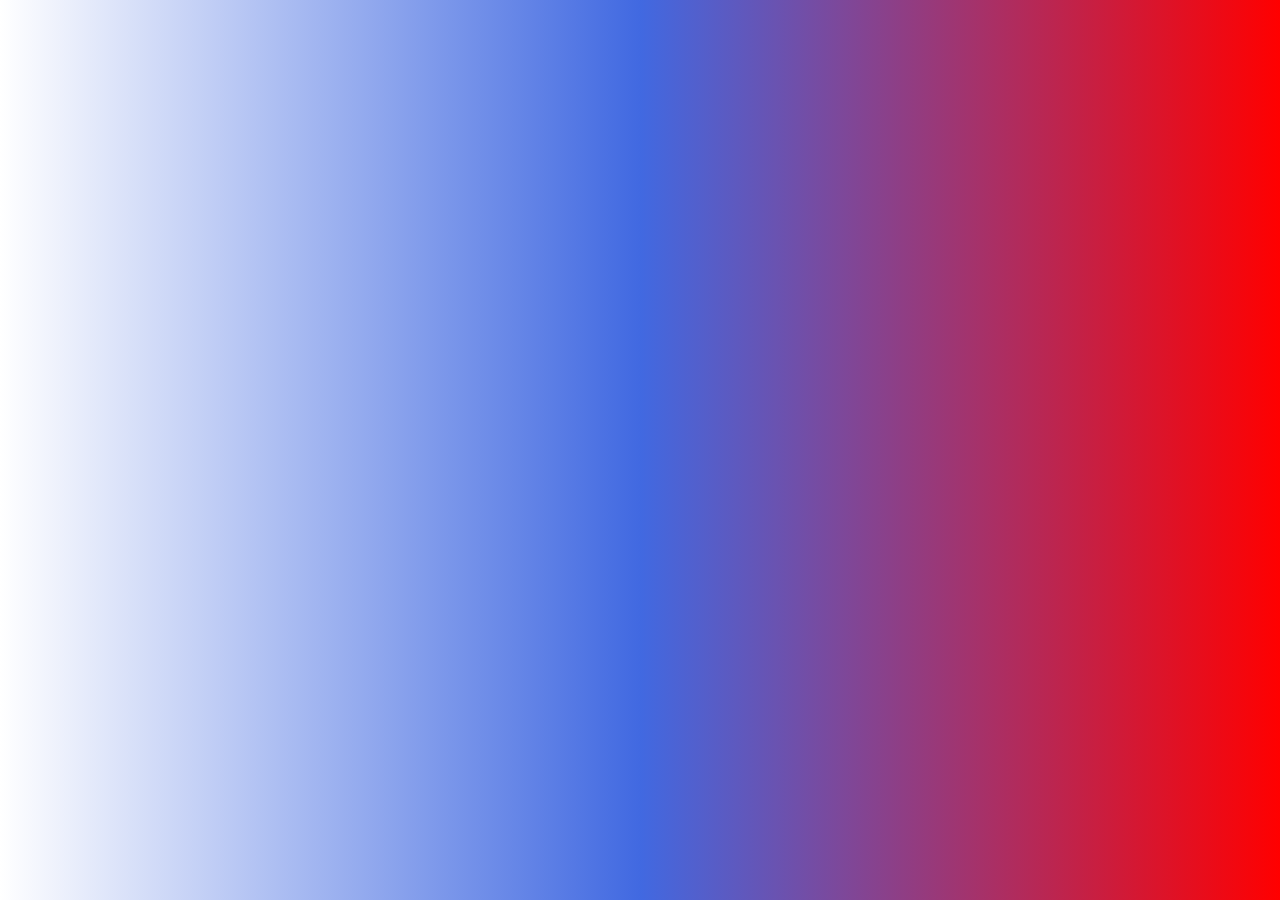
<file: Documents/Curriculo - HTML e CSS/paginas/pagePSG.html>
<!DOCTYPE html>
<html lang="pt-br">
<head>
    <meta charset="UTF-8">
    <meta name="viewport" content="width=device-width, initial-scale=1.0">
    <link rel="stylesheet" href="estilos/psg.css">
    <title>Document</title>
</head>
<body>
    
</body>
</html>
</file>
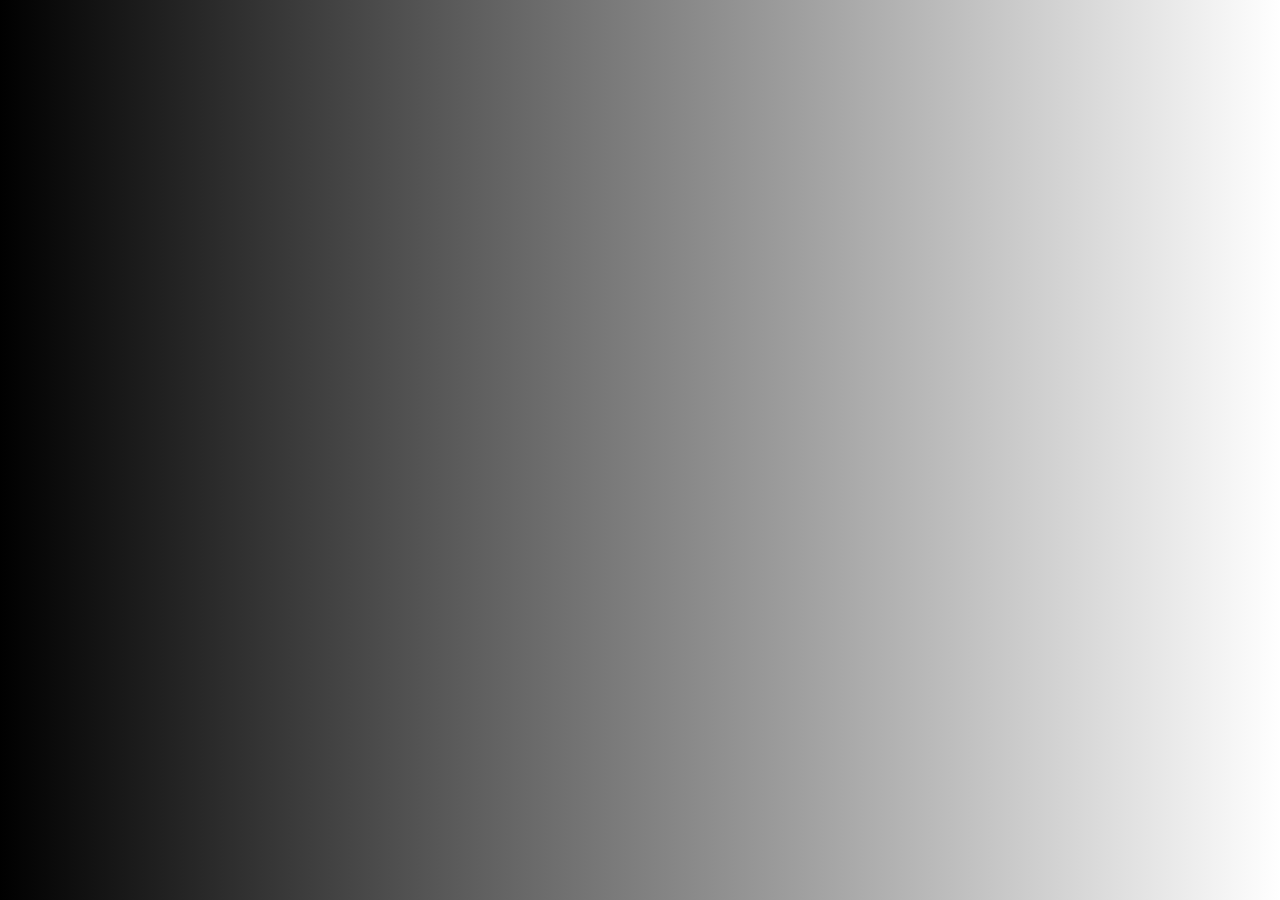
<file: Documents/Curriculo - HTML e CSS/paginas/pageSantos.html>
<!DOCTYPE html>
<html lang="pt-br">
<head>
    <meta charset="UTF-8">
    <meta name="viewport" content="width=device-width, initial-scale=1.0">
    <link rel="stylesheet" href="estilos/santos.css">
    <title>Document</title>
</head>
<body>
    
</body>
</html>
</file>
<file: style.css>
*{
    padding: 0;              /*Remove todo o padding padrao*/
    margin: 0;               /*Remove as margens padrao*/
    box-sizing: border-box;  /*Faz a conta de width/height incluir bordas e padding*/
    scroll-behavior: smooth; /*Suaviza a rolagem da pagina*/
}
body{
    height: 100vh;           /*Ocupa 100% da altura visível da tela*/       
    width: 100%;             /*Ocupa 100% da largura tela*/
    display: flex;           /*Ativa o flexbox para organizar os elementos*/
    justify-content: center; /*Centraliza o conteudo horizontalmente*/
    align-items: center;     /*Centraliza o conteudo verticalmente*/
}
div.principal{
    background-color: whitesmoke;                  /*Define um fundo claro  para diferenciar do body*/ 
    box-shadow: 2px 3px 10px 0 rgba(0, 0, 0, 0.1); /*Sombra suave ao redor para dar profundiade*/
    max-width: 1200px;                               /*Limita a largura máxima do elemento */      
    width: 90%;                                      /*Ocupa 90% da largura da tela*/ 
    height: 90%;                                     /*Ocupa 90% da altura da tela*/ 
    display: flex;                                   /*Usa flexbox para organizar os itens internos*/       
    flex-direction: column;                          /*Organiza os elementos verticalemnte */   
    overflow-y: auto;                                /*Ativa a rolagem vertical caso o conteudo seja maior */
}
.principal::-webkit-scrollbar{
    width: 7px;
    background-color: Gainsboro;
    border-radius: 15px;
}
.principal::-webkit-scrollbar-thumb{
    background-color: Silver;
    border-radius: 15px;
    height: 30px;
}
header{
    display: flex;                 /*Ativa flexbox para organizar os itens do header*/ 
    justify-content: space-around; /*Espaça os elementos com espaço igual ao redor*/
    margin-bottom: 30px;           /*Espaço abaixo do header*/
    margin-top: 15px;              /*Espaço acima do header*/ 
}
img.perfil{
    height: 70px;       /*Altura fixa da imagem*/            
    width: 70px;        /*Largura fixa da imagem*/
    border-radius: 50%; /*Deixa a imagem completamente redonda*/
}
img.logo:hover{
    cursor: pointer;                                 /*Mostra que o elemento é clicavel*/       
    transform: scale(1.10);                          /*Aumenta a logo em 10% ao passar o mouse*/           
    transition: all 0.5s ease;                       /*Suavisa a animação em meio segundo*/   
    box-shadow: 2px 6px 20px 0 rgba(0, 0, 0, 0.2); /*Sombra mais intensa quando passar o mouse*/
    border-radius: 10%;                              /*Arredonda levemente a imagem no hover*/       
}
nav.pai{
    margin-left: 20px; /*Cria espaçamento de 20px à esquerda da nav*/
}
nav{
    display: flex;           /*Ativa o flexbox para organizar os itens da nav*/   
    flex-wrap: wrap;         /*Permite que os itens quebrem linha se faltar espaço*/
    flex-direction: column;  /*Organiza os itens da nav verticalmente*/
    justify-content: center; /*Centraliza os itens verticalmente no container*/
    align-items: center;     /*Centraliza horizontalmente*/
    gap: 10px;               /*Espaço uniforme entre os itens*/   
}
ul{
    font-family: 'Open Sans';  /* Define a fonte principal do texto como Open Sans */
    display: flex;           /*Coloca os itens <li> lado a lado com flexbox*/   
    list-style: none;        /*Remove os marcadores da lista*/   
    flex-wrap: wrap;         /*Permite quebra linha quando necessario*/   
    justify-content: center; /*Centraliza os itens horizontalmente*/
    gap: 20px;               /*Espaço de 20px entre cada <li>*/
}
ul.habilidades, .formacao, .contato{
    justify-content: flex-start; /*Alinha os itens ao inicio (lado esquerdo)*/
    margin: 20px 10px;           /*Espaço externo: 20px em cima/baixo e 10px esquerdo/direita*/   
    width: 90%;                  /*Ocupa 90% da largura da tela*/ 
    gap: 20px;                   /*Espaço pequeno entre os itens*/
}
main{
    min-height: 600px;             /*Altura mínima garantida de 600px*/ 
    display: flex;                 /*Ativa flexbox para organizar os elementos internos*/ 
    justify-content: space-around; /*Espaços iguais entre os itens*/
    flex-wrap: wrap;               /*Permite que os itens quebrem linha*/ 
}
div.esquerda{
    width: 30%;                                   /* O elemento ocupa 30% da largura disponível do container */ 
    height: 60%;                                  /* O elemento ocupa 60% da altura disponível do container */  
    border-radius: 15px;                          /* Arredonda os cantos em 15px */
    overflow: hidden;                             /* Esconde qualquer conteúdo que ultrapasse os limites do elemento */
    position: relative;                           /* Define o elemento como referência para itens posicionados dentro dele */      
    box-shadow: 0 4px 25px rgba(0, 0, 0, 0.25); /* Cria uma sombra suave abaixo do elemento */
    background-color: transparent;                /* Deixa o fundo do elemento totalmente transparente */          
}

section{
    background-color: white;                       /*Fundo para descatar o conteudo*/ 
    border-radius: 15px;                             /*Bordas arredondadas*/   
    border-color: rgba(0, 0, 0, 0.2);              /*Cor da borda (mas sem largura definda)*/ 
    box-shadow: 2px 2px 15px 0 rgba(0, 0, 0, 0.2); /*Sombra leve ao redor da seção*/
}
section::-webkit-scrollbar{
    width: 4px;
    background-color: Gainsboro;
    border-radius: 15px;
}
section::-webkit-scrollbar-thumb{
    background-color: Silver;
    border-radius: 15px;
    height: 30px;
}
section.sobreMim{
    background-color: whitesmoke; /* Define um fundo cinza bem claro para destacar o conteúdo */
    box-shadow: none;               /* Remove qualquer sombra do elemento */ 
    border: none;                   /* Remove qualquer borda visível */
    width: 60%;                     /* Ocupa 60% da largura disponível do container */
    height: 60%;                    /* Ocupa 60% da altura disponível do container */
    margin-bottom: 15px;            /* Adiciona um espaço de 15px abaixo do elemento */
    overflow-y: auto;               /* Ativa a rolagem vertical caso o conteúdo ultrapasse a altura */
}
section#objetivo{
    width: 90%;            /* O elemento ocupa 90% da largura disponível */
    height: 30%;           /* O elemento ocupa 30% da altura do container */
    border: 1px #B0B0B0; /* Cria uma borda de 1px com cor cinza (#B0B0B0) */
    overflow-y: auto;      /* Ativa a rolagem vertical se o conteúdo ultrapassar a altura */
}
section.experiencia{
    box-shadow: none;                 /* Remove qualquer sombra do elemento */
    margin: 0 15px 20px;              /* Define as margens: top 0, laterais 15px, bottom 20px */
    display: flex;                    /* Ativa o Flexbox para organizar os itens internos */
    flex-wrap: wrap;                  /* Permite que os itens quebrem linha quando não couberem */
    justify-content: space-around;    /* Distribui os itens com espaço igual ao redor */
    background-color: whitesmoke;   /* Define um fundo cinza bem claro */
    gap: 15px;                        /* Define um espaçamento de 15px entre os itens do flex */
}
section.secundaria{
    width: 270px;   /* Define a largura fixa do elemento em 270px */
    height: 270px;  /* Define a altura fixa do elemento em 270px */
    overflow-y: auto; /*Ativa a rolagem vertical caso o conteudo seja maior */       
}
h1,h3{
    font-family: "Montserrat";   /* Define a fonte principal do texto como Montserrat */
    font-style: italic;           /* Deixa o texto em estilo itálico */
    font-weight: 500;             /* Define a espessura da fonte */
    color: #1E1E1E;               /* Define a cor do texto como um cinza quase preto */
}
h3{
    font-weight: 700;     /* Define a espessura da fonte */
    margin-top: 10px;     /* Adiciona um espaço de 10px acima do elemento */
    margin-left: 25px;    /* Adiciona um espaço de 25px à esquerda do elemento */
}
p{
    font-family: 'Open Sans';  /* Define a fonte principal do texto como Open Sans */
    font-size: 14px;           /* Define o tamanho do texto em 14px */
    letter-spacing: 1px;       /* Aumenta o espaçamento entre as letras em 1px */
    line-height: 1.6;          /* Define a altura da linha, deixando o texto mais espaçado e legível */
    margin: 5px 10px 3px 8px;  /* Define as margens: top 5px, right 10px, bottom 3px, left 8px */
}
a{
    color: inherit;          /* Faz o link herdar a cor do elemento pai, mantendo a paleta do layout */
    text-decoration: none;   /* Remove o sublinhado padrão dos links */
    font-size: 12px;         /* Define o tamanho da fonte do link em 12px */
}
a.insta{
    font-size: 16px;    /* Define o tamanho do texto em 16px */
}
a.navegacao:hover, .insta:hover{
    color: skyblue;            /* Muda a cor do texto para um azul claro (skyblue) */
    transform: scale(1.15);      /* Aumenta o elemento em 15%, criando um efeito de zoom */
    transition: all 0.5s ease;   /* Suaviza todas as transições do elemento em 0.5s */
}
div.secundaria{
    display: flex;                   /* Ativa o Flexbox para organizar os itens internos */
    justify-content: space-around;   /* Distribui os itens com espaçamento uniforme ao redor */
    flex-wrap: wrap;                 /* Permite que os itens quebrem linha quando não couberem */
    gap: 10px;                       /* Define um espaçamento de 10px entre os itens do flex */
    margin: 0 15px 20px;             /* Margem: top 0, laterais 15px, bottom 20px */
}

@media(max-width: 490px){
    img.perfil{
        align-self: center; /* Centraliza somente este elemento dentro do container flex. */
        padding-left: 5px;  /* Adiciona um espaço de 5px à esquerda da imagem para afastar */
    }
    h1{
        font-size: 30px;  /* Define o tamanho do texto em 30px */  
    }
    section.sobreMim {
        width: 45%;   /* Faz a seção 'sobreMim' ocupar 45% da largura do container */
    }
    div.esquerda {
        width: 45%;   /* Faz a div 'esquerda' ocupar também 45%, permitindo layout lado a lado */
    }
}
</file>
<file: video.css>
.img {
    width: 100%;        /* A imagem ocupa toda a largura do container */
    height: 100%;       /* A imagem ocupa toda a altura do container */
    object-fit: cover;  /* A imagem preenche o espaço sem distorcer, cortando as bordas se necessário */
}

.play-botao {
    position: absolute;                  /* Permite posicionar o botão por cima da imagem */
    top: 50%;                            /* Centraliza verticalmente */
    left: 50%;                           /* Centraliza horizontalmente */
    transform: translate(-50%, -50%);    /* Ajuste perfeito para centralização */
    font-size: 20px;                     /* Tamanho do ícone/texto do botão */
    color: white;                      /* Cor do ícone */
    background: rgba(59, 59, 59, 0.5); /* Fundo escuro semitransparente */
    padding: 15px 20px;                  /* Espaçamento interno, deixando o botão circular */
    border-radius: 50%;                  /* Torna o botão totalmente redondo */
    cursor: pointer;                     /* Troca o cursor para mãozinha */
    transition: 0.2s ease;               /* Suaviza efeitos de hover */
}

.play-botao:hover {
    background: rgba(0,0,0,0.7);  /* Escurece o fundo ao passar o mouse */
}

#videoPlayer {
    width: 100%;         /* O vídeo ocupa toda a largura do container */
    height: 100%;        /* O vídeo ocupa toda a altura do container */
    object-fit: cover;   /* Mantém proporção e preenche o espaço */
    display: none;       /* Começa escondido até o usuário clicar */
}
</file>
<file: paginas/estilos/alHillal.css>
*{
    background: linear-gradient(to right, #ffffff, #4169E1);
}
</file>
<file: paginas/estilos/barcelona.css>
*{
    background: linear-gradient(to right, #7B1B1B, #0000CD);
}
</file>
<file: paginas/estilos/brasil.css>
*{
    margin: 0;                  /* remove margem padrão de todos os elementos */
    padding: 0;                 /* remove padding padrão de todos os elementos */
    box-sizing: border-box;     /* inclui bordas e paddings no cálculo total do tamanho */
}
body{
    background: linear-gradient(to right,#008000, #FFFF00); /* aplica um fundo em degradê horizontal */
    display: flex;              /* ativa o flexbox */
    justify-content: center;    /* centraliza o conteúdo horizontalmente */
    align-items: center;        /* centraliza o conteúdo verticalmente */
    height: 100vh;              /* deixa a altura igual à altura total da tela */
    width: 100%;                /* ocupa toda a largura da tela */
}
div.principal{
    background-image: url(imgFundos/brasil.jpg); /* define uma imagem no fundo do container */
    background-repeat: no-repeat;                /* impede a repetição da imagem */
    background-position: right center;           /* posiciona a imagem à direita, centralizada verticalmente */
    background-size: auto 600px;                 /* ajusta o tamanho da imagem mantendo proporção */
    width: 80%;                                  /* define a largura do container */
    height: 90%;                                 /* define a altura do container */
    display: flex;                               /* ativa o flexbox */
    flex-direction: column;                      /* organiza os elementos na vertical */
    justify-content: center;                     /* centraliza o conteúdo internamente */
    gap: 30px;                                   /* cria um espaço entre os elementos internos */
    overflow-y: auto;                            /* ativa rolagem vertical quando necessário */
}
.principal::-webkit-scrollbar{
    display: none;      /* oculta a barra de rolagem no Chrome */
}
h1{
    font-size: 60px;                        /* tamanho da fonte do título */
    font-weight: 700;                       /* deixa a fonte mais espessa */
    font-family: "Montserrat", sans-serif;  /* define a família tipográfica */
    color: white;                         /* cor do texto */
}
h2{
    font-size: 30px;                            /* tamanho da fonte do subtítulo */
    font-weight: 600;                           /* define peso da fonte */
    font-family: "Montserrat", sans-serif;      /* define a família tipográfica */
    color: #0408ff;                           /* cor do texto */
}
main{
    display: flex;          /* ativa o flexbox */
    flex-direction: column; /* coloca os elementos um abaixo do outro */
    gap: 30px;              /* espaço entre os elementos */
    height: 70%;            /* define a altura do bloco principal */
}
p{
    font-family: "Inter", sans-serif; /* define a família tipográfica */
    font-weight: 400;                 /* define peso da fonte */
    color: #FFFFFF;                 /* cor do texto */
    width: 40%;                       /* limita a largura do parágrafo */
}
li{
    font-family: "Inter", sans-serif;       /* define a tipografia da lista */
    gap: 5px;                               /* espaço interno entre possíveis elementos internos */
    width: 40%;                             /* largura de cada item */
    list-style: none;                       /* remove os marcadores de lista */
    margin-bottom: 10px;                    /* espaço abaixo de cada item */
    padding: 12px;                          /* espaço interno do item */
    background: rgba(255, 255, 255, 0.2); /* fundo semitransparente */
    border-radius: 10px;                    /* arredonda as bordas */
    font-size: 16px;                        /* tamanho da fonte */
    color: #a8ff96;                       /* cor do texto */
}
.ano {
    color: #fffb00;     /* cor específica aplicada ao ano */
    font-weight: bold;    /* deixa o texto em negrito */
}

/* --------------------- RESPONSIVIDADE --------------------- */

@media (max-width: 490px){  /* regras aplicadas somente em telas pequenas */
    div.principal{
        background-image: none;     /* remove a imagem no fundo do container */
        width: 100%;                /* aumenta para a largura total */
    }
    header{
        height: 15%;        /* define altura do cabeçalho */
        display: flex;      /* ativa o flexbox */
        margin-left: 15px;  /* cria um recuo à esquerda */
    }
    main{
        background-image: url(imgFundos/brasil.jpg); /* aplica imagem dentro da área principal */
        background-repeat: no-repeat;                /* impede que a imagem repita */
        background-position: right top;              /* posiciona a imagem no canto superior direito */
        background-size: 250px 300px;                /* define tamanho da imagem */
        margin-left: 10px;                           /* leve afastamento lateral */
        min-height: 0;                               /* permite que a altura se ajuste */
        display: flex;                               /* ativa flexbox */
        flex-direction: column;                      /* organiza o conteúdo na vertical */
        gap: 30px;                                   /* espaço entre os elementos */
    }
    h1{
        font-size: 50px;        /* reduz o tamanho do título */
    }
    p{
        font-family: "Inter", sans-serif; /* mantém a tipografia */
        font-weight: 400;                 /* mantém o peso da fonte */
        color: #FFFFFF;                 /* mantém a cor do texto */
        min-height: 200px;                /* garante altura mínima */
        overflow-y: auto;                 /* ativa rolagem vertical se necessário */
        margin-bottom: 40px;              /* afasta o parágrafo do próximo elemento */
    }
    ul{
        display: flex;      /* ativa o flexbox */
        flex-wrap: wrap;    /* permite quebra de linha */
        gap: 20px;          /* espaço entre os itens */
    }
    li{
        display: flex;          /* ativa flexbox */
        flex-direction: column; /* organiza conteúdo na vertical */
        gap: 8px;               /* espaço interno entre itens */
    }
}
</file>
<file: paginas/estilos/psg.css>
*{
    margin: 0;             /* Remove todas as margens padrão */
    padding: 0;            /* Remove todos os espaçamentos internos padrão */
    box-sizing: border-box;/* Inclui borda e padding no cálculo total do tamanho */
}
body{
    background: linear-gradient(to right, #FF0000, #4169E1, #ffffff); /* Aplica um degradê horizontal no fundo */
    display: flex;                  /* Habilita o uso de flexbox */
    justify-content: center;        /* Centraliza o conteúdo horizontalmente */
    align-items: center;            /* Centraliza o conteúdo verticalmente */
    height: 100vh;                  /* Ocupa toda a altura da tela */
    width: 100%;                    /* Ocupa toda a largura disponível */
}
div.principal{
    background-image: url(imgFundos/psg.png); /* Define uma imagem de fundo */
    background-repeat: no-repeat;             /* Evita repetição da imagem */
    background-position: right center;        /* Posiciona a imagem à direita, centralizada verticalmente */
    background-size: auto 600px;              /* Ajusta o tamanho da imagem mantendo proporção */
    width: 80%;                               /* Largura do container principal */
    height: 90%;                              /* Altura do container principal */
    display: flex;                            /* Usa flexbox */
    flex-direction: column;                   /* Organiza os elementos em coluna */
    justify-content: center;                  /* Centraliza os itens verticalmente */
    gap: 30px;                                /* Espaçamento entre os elementos filhos */
    overflow-y: auto;                         /* Ativa rolagem vertical quando necessário */
}
.principal::-webkit-scrollbar{
    display: none;            /* Oculta a barra de rolagem no Chrome */
}
h1{
    font-size: 60px;          /* Tamanho grande para o título */
    font-weight: 700;         /* Deixa o texto bem espesso */
    font-family: "Montserrat", sans-serif; /* Define fonte */
    color: white;             /* Cor do texto */
}
h2{
    font-size: 30px;          /* Tamanho do subtítulo */
    font-weight: 600;         /* Espessura intermediária */
    font-family: "Montserrat", sans-serif; /* Mesma fonte */
    color: #001A43;           /* Define a cor do texto */
}
main{
    display: flex;            /* Ativa flexbox */
    flex-direction: column;   /* Deixa itens empilhados verticalmente */
    gap: 30px;                /* Distância entre elementos dentro de <main> */
    height: 70%;              /* Altura do conteúdo principal */
}
p{
    font-family: "Inter", sans-serif; /* Fonte para textos */
    font-weight: 400;                 /* Peso padrão */
    color: #FFFFFF;                   /* Cor do texto */
    width: 40%;                       /* Limita largura dos parágrafos */
}
li{
    font-family: "Inter", sans-serif; /* Fonte dos itens da lista */
    gap: 5px;                         /* Espaço interno entre elementos do li */
    width: 40%;                       /* Largura do item */
    list-style: none;                 /* Remove marcadores da lista */
    margin-bottom: 10px;              /* Espaço inferior */
    padding: 12px;                    /* Espaço interno */
    background: rgba(255, 255, 255, 0.2); /* Fundo translúcido */
    border-radius: 10px;              /* Arredondamento das bordas */
    font-size: 16px;                  /* Tamanho do texto */
    color: #ffe066;                   /* Cor do texto */
}
.ano {
    color: #a8caff;       /* Destaque para os anos */
    font-weight: bold;    /* Deixa o texto mais forte */
}

/* --------------------- RESPONSIVIDADE --------------------- */

@media (max-width: 490px){
    div.principal{
        background-image: none; /* Remove a imagem no mobile */
        width: 100%;            /* Deixa o container mais largo */
    }
    header{
        height: 15%;            /* Altura do cabeçalho */
        display: flex;          /* Ativa flex no header */
        margin-left: 15px;      /* Espaçamento esquerdo */
    }
    main{
        background-image: url(imgFundos/psg.png); /* Coloca imagem no fundo do main */
        background-repeat: no-repeat;             /* Evita repetição da imagem */
        background-position: right top;           /* Posiciona no topo direito */
        background-size: 250px 300px;             /* Ajusta tamanho da imagem */
        margin-left: 10px;                        /* Ajusta margem lateral */
        min-height: 0;                            /* Evita altura fixa */
        display: flex;                            /* Flexbox */
        flex-direction: column;                   /* Itens em coluna */
        gap: 30px;                                /* Espaçamento vertical */
    }
    h1{
        font-size: 50px;        /* Reduz tamanho no mobile */
    }
    p{
        font-family: "Inter", sans-serif; /* Mesma fonte */
        font-weight: 400;                 /* Peso padrão */
        color: #FFFFFF;                   /* Cor do texto */
        min-height: 200px;                /* Garante altura mínima */
        overflow-y: auto;                 /* Habilita rolagem vertical se necessário */
        margin-bottom: 60px;              /* Espaço maior abaixo */
    }
    ul{
        display: flex;        /* Usa flexbox */
        flex-wrap: wrap;      /* Permite quebra de linha */
        gap: 20px;            /* Espaço entre itens */
    }
    li{
        display: flex;            /* Ativa flexbox */
        flex-direction: column;   /* Coloca elementos em coluna */
        gap: 8px;                 /* Espaço interno */
    }
}
</file>
<file: paginas/estilos/santos.css>
*{
    background: linear-gradient(to right, #000000, #ffffff);
}
</file>
<file: Documents/Curriculo - HTML e CSS/style.css>
*{
    padding: 0;
    margin: 0;
    box-sizing: border-box;
}
body{
    height: 100vh;
    width: calc(100%);
    display: flex;
    justify-content: center;
    align-items: center;
}
div.principal{
    background-color: whitesmoke;
    box-shadow: 2px 3px 10px 0 rgba(0, 0, 0, 0.1);
    width: 90%;
    height: 90%;
    display: flex;
    flex-direction: column;
    overflow-y: auto;
}
.principal::-webkit-scrollbar {
    display: none;
}
header{
    display: flex;
    justify-content: space-around;
    margin-bottom: 15px;
    margin-top: 15px;
}
img.perfil{
    height: 100px;
    width: 100px;
    border-radius: 50%;
}
img.logo:hover{
    cursor: pointer;
    transform: scale(1.15);
    transition: all 0.5s ease
}
nav{
    display: flex;
    flex-direction: column;
    justify-content: center;
    align-items: center;
    gap: 10px;
}
ul{
    display: flex;
    list-style: none;
    gap: 20px;
}
main{
    height: 60%;
    display: flex;
    justify-content: space-around;
    flex-wrap: wrap;
}
div.carrossel{
    width: 30%;
    height: 60%;
}
section{
    background-color: white;
    border-radius: 15px;
    border-color: #FFD700;
    box-shadow: 2px 2px 15px 0 rgba(255, 215, 0, 0.2);
}
section.sobreMim{
    border: 1px solid #B0B0B0;
    width: 60%;
    height: 60%;
    margin-bottom: 15px;
    overflow-y: auto;
}
.sobreMim::-webkit-scrollbar {
  display: none; 
}
section#objetivo{
    margin-right: auto;
    margin-left: 5%;
    width: 90%;
    height: 30%;
    border: 1px solid #B0B0B0;
}
section.experiencia{
    box-shadow: none;
    margin-right: auto;
    margin-left: 5%;
    margin-bottom: 20px;
    width: 90%;
    margin-top: 20px;
    display: flex;
    flex-direction: row;
    justify-content: space-around;
    background-color: whitesmoke;
    border: none;
}
section.secundaria{
    width: 300px;
}
h1,h3{
    font-family: "Montserrat";
    font-style: italic;
    font-weight: 500;
    color: #1E1E1E;
}
h3{
    margin-top: 10px;
    margin-left: 25px;
}
p{
    font-family: 'Open Sans';
    font-size: 14px;
    margin: 5px 10px 3px 5px;
}
div.secundaria{
    display: flex;
    margin-bottom: 20px;
    justify-content: space-around;
    height: 200px;
}
</file>
<file: Documents/Curriculo - HTML e CSS/carrossel.css>
.carrossel {
  max-width: 1000px;        
  border-radius: 5px;
  overflow: hidden;
  position: relative;
  box-shadow: 0 4px 25px rgba(0, 0, 0, 0.25);
  background: #000;        
}

.slides {
  background-color: whitesmoke;
  display: flex;
  width: 500%;
  height: 100%;
  animation: slide 25s infinite;
}

.slide {
  width: 20%;
  transition: 0.6s;
}

.slide img {
  width: 100%;
  height: 100%;
  object-fit: cover;         
  border-radius: 20px;
}


@keyframes slide {
  0% { margin-left: 0; }
  16% { margin-left: 0; }

  20% { margin-left: -100%; }
  36% { margin-left: -100%; }

  40% { margin-left: -200%; }
  56% { margin-left: -200%; }

  60% { margin-left: -300%; }
  76% { margin-left: -300%; }

  80% { margin-left: -400%; }
  96% { margin-left: -400%; }

  100% { margin-left: 0; }
}
</file>
<file: Documents/Curriculo - HTML e CSS/paginas/estilos/alHillal.css>
*{
    background: linear-gradient(to right, #ffffff, #4169E1);
}
</file>
<file: Documents/Curriculo - HTML e CSS/paginas/estilos/barcelona.css>
*{
    background: linear-gradient(to right, #7B1B1B, #0000CD);
}
</file>
<file: Documents/Curriculo - HTML e CSS/paginas/estilos/brasil.css>
*{
    background: linear-gradient(to right,#FFFF00,#008000);
}
</file>
<file: Documents/Curriculo - HTML e CSS/paginas/estilos/psg.css>
body{
    background: linear-gradient(to right, #ffffff, #4169E1,#FF0000);
}
</file>
<file: Documents/Curriculo - HTML e CSS/paginas/estilos/santos.css>
*{
    background: linear-gradient(to right, #000000, #ffffff);
}
</file>
